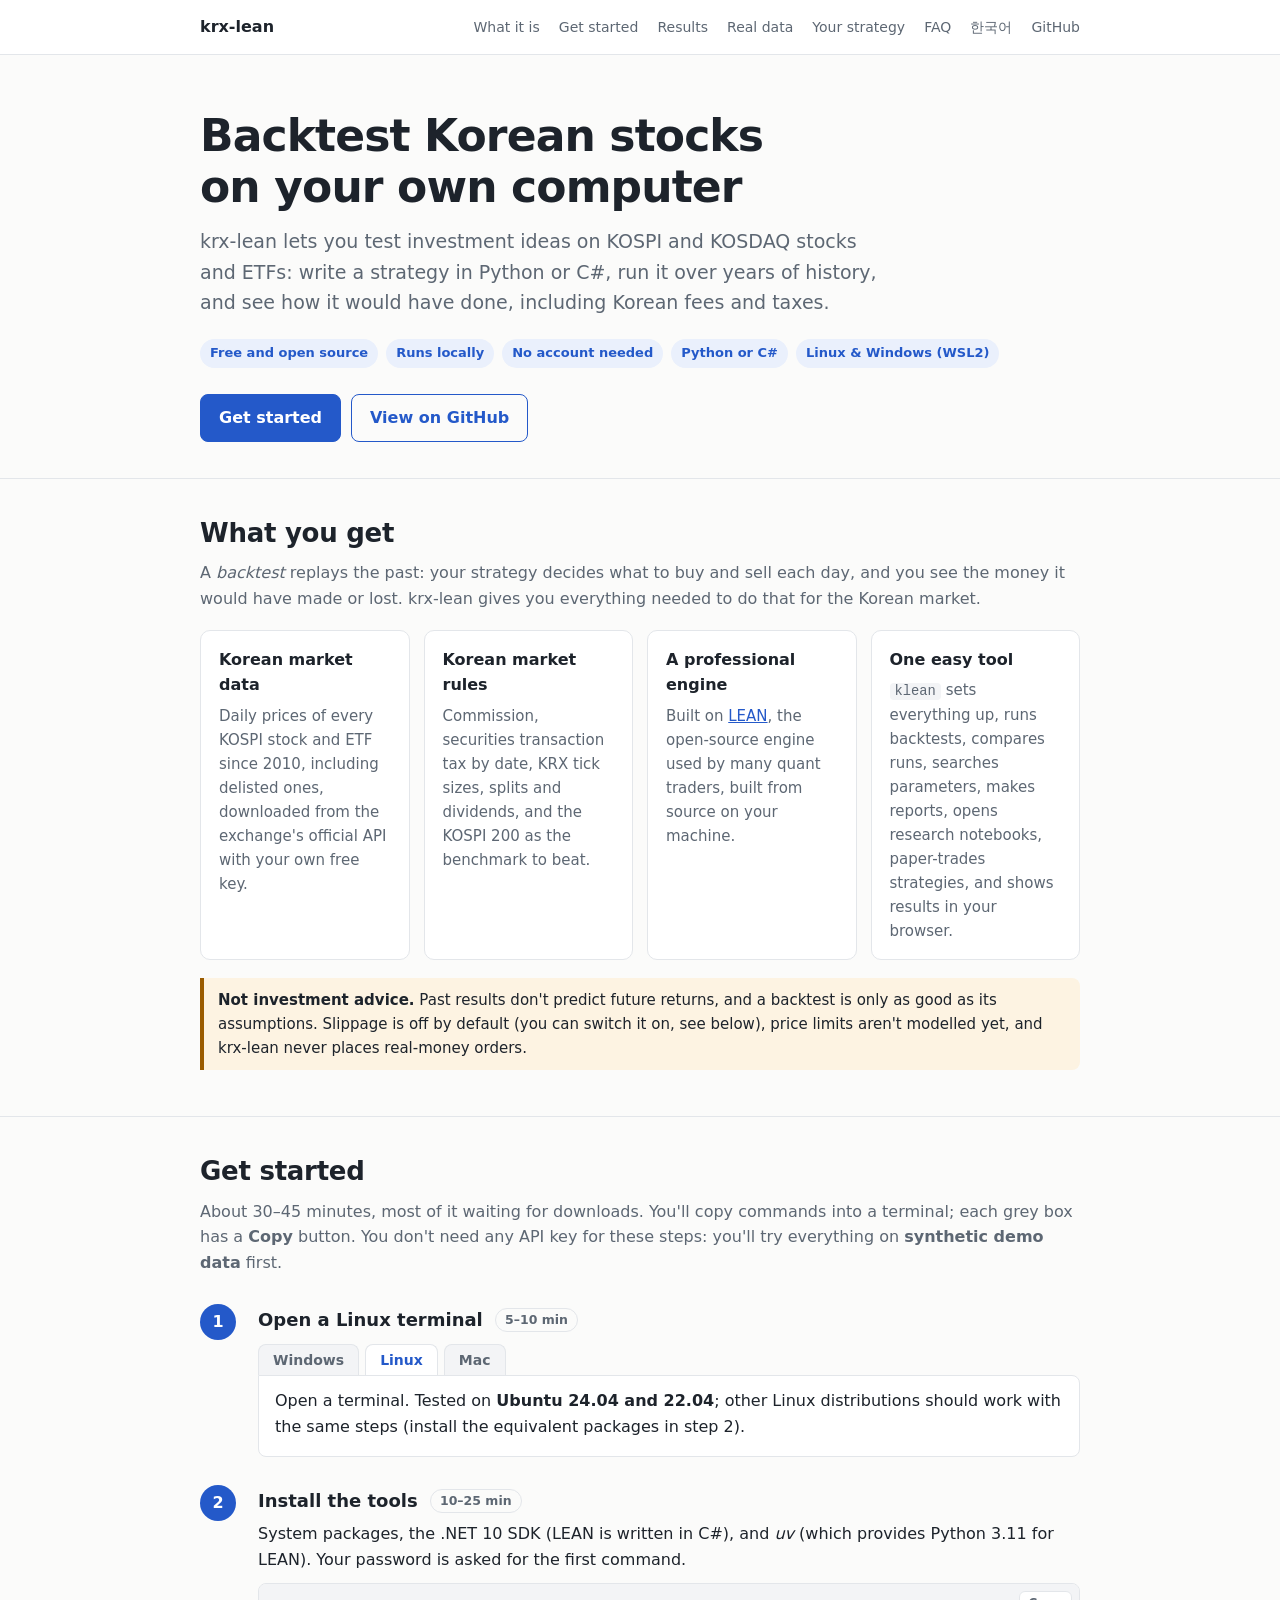
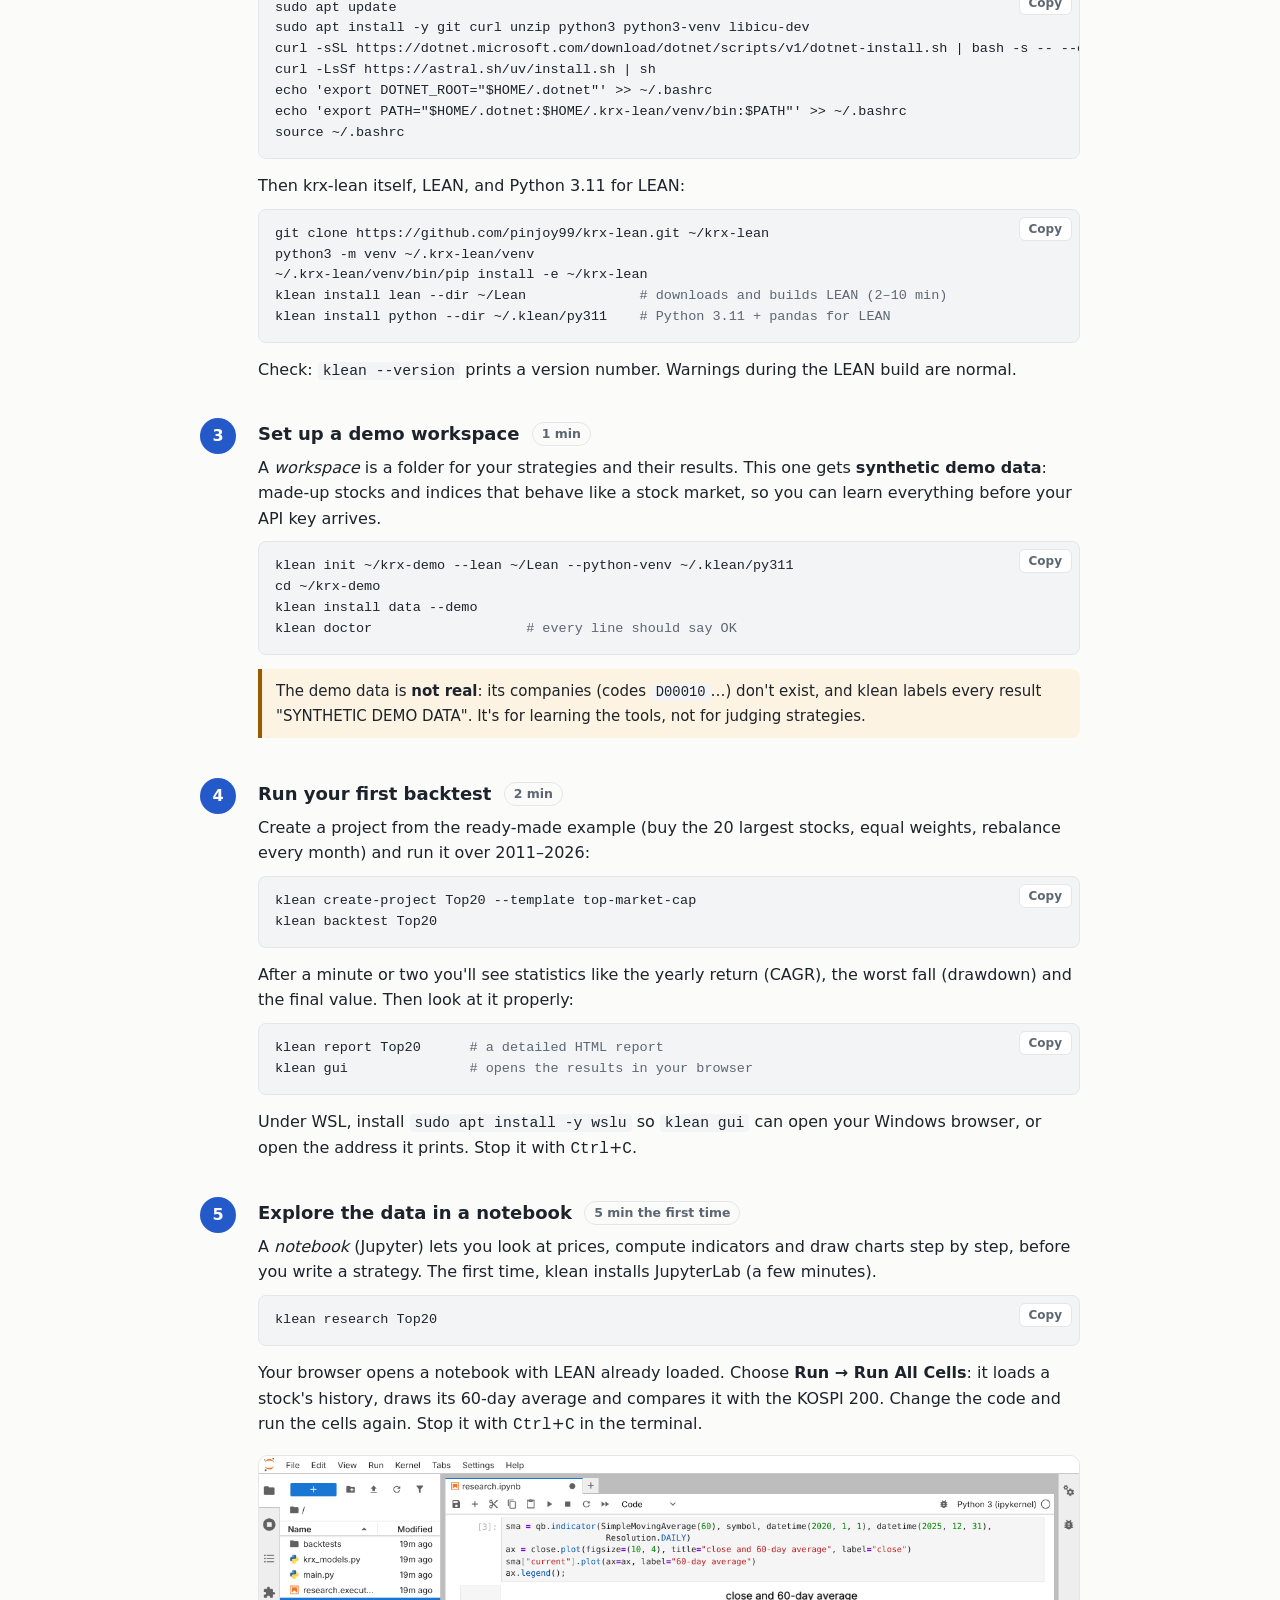
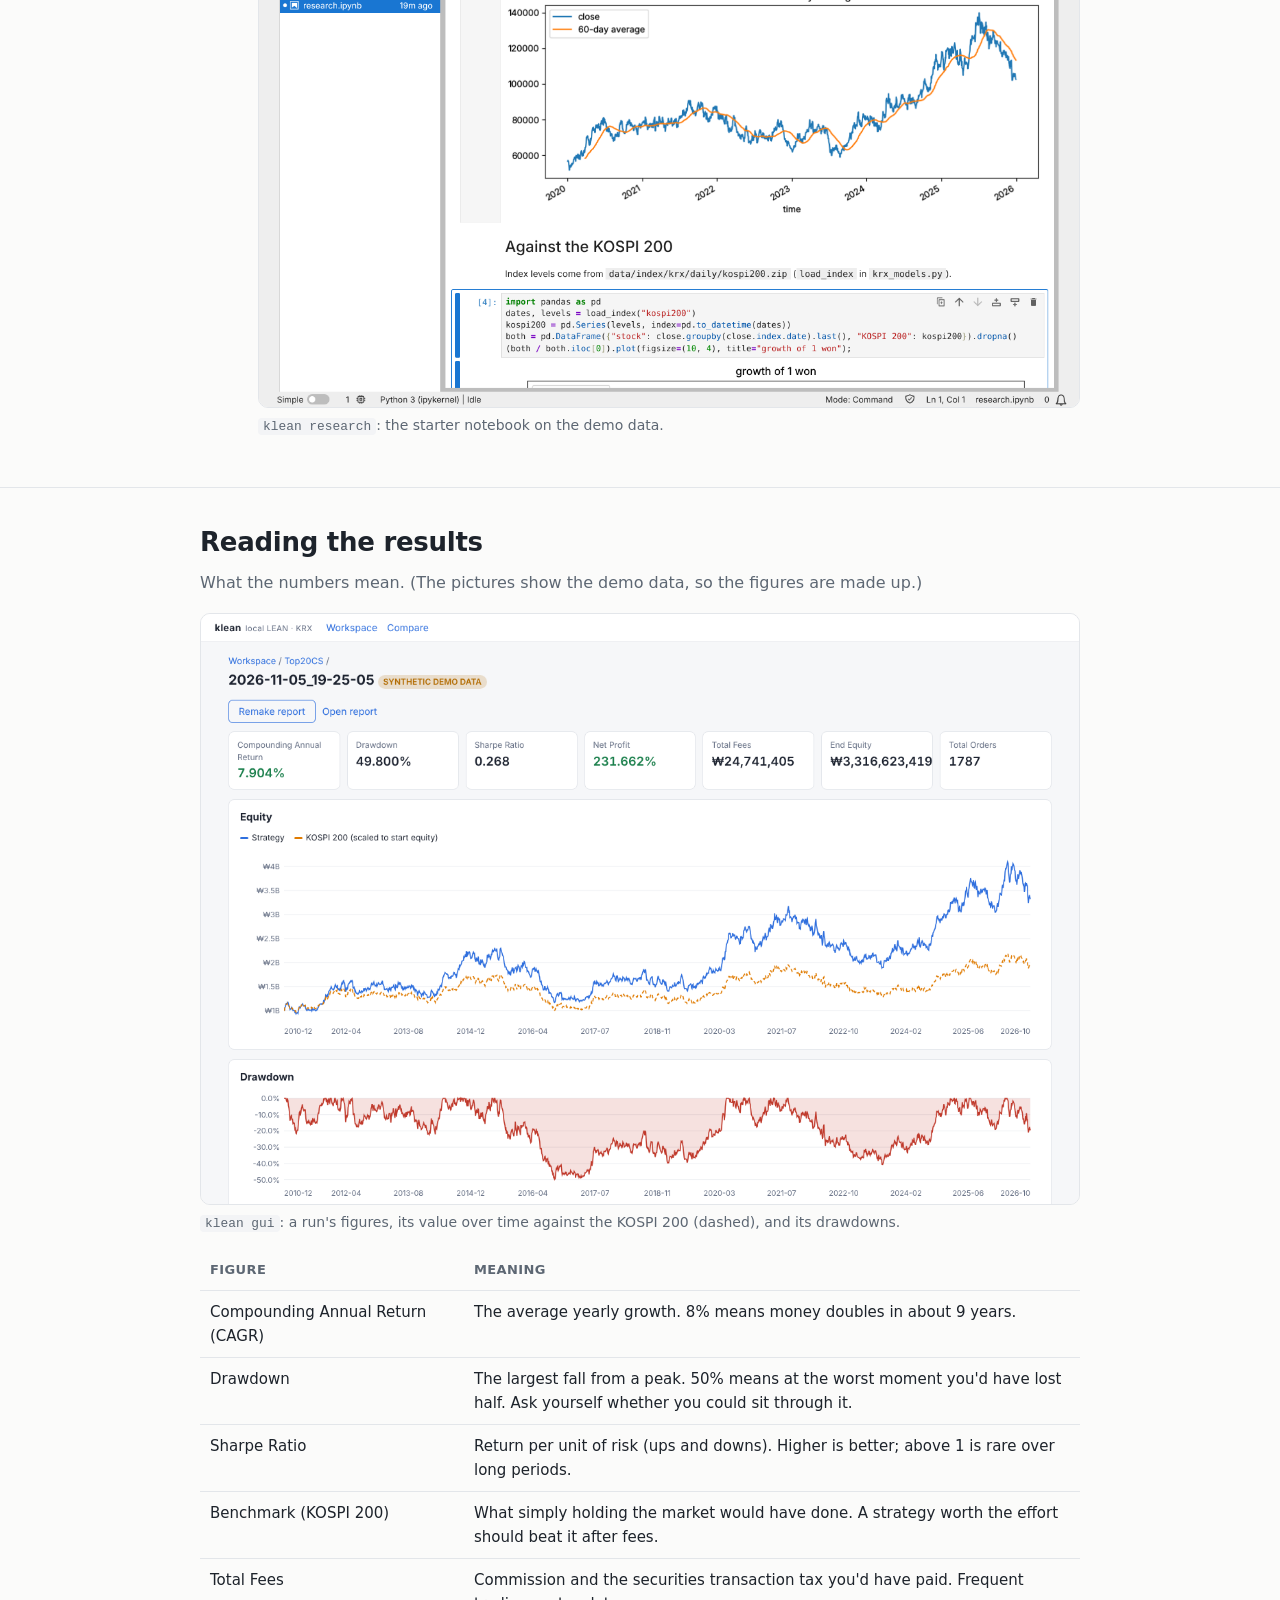
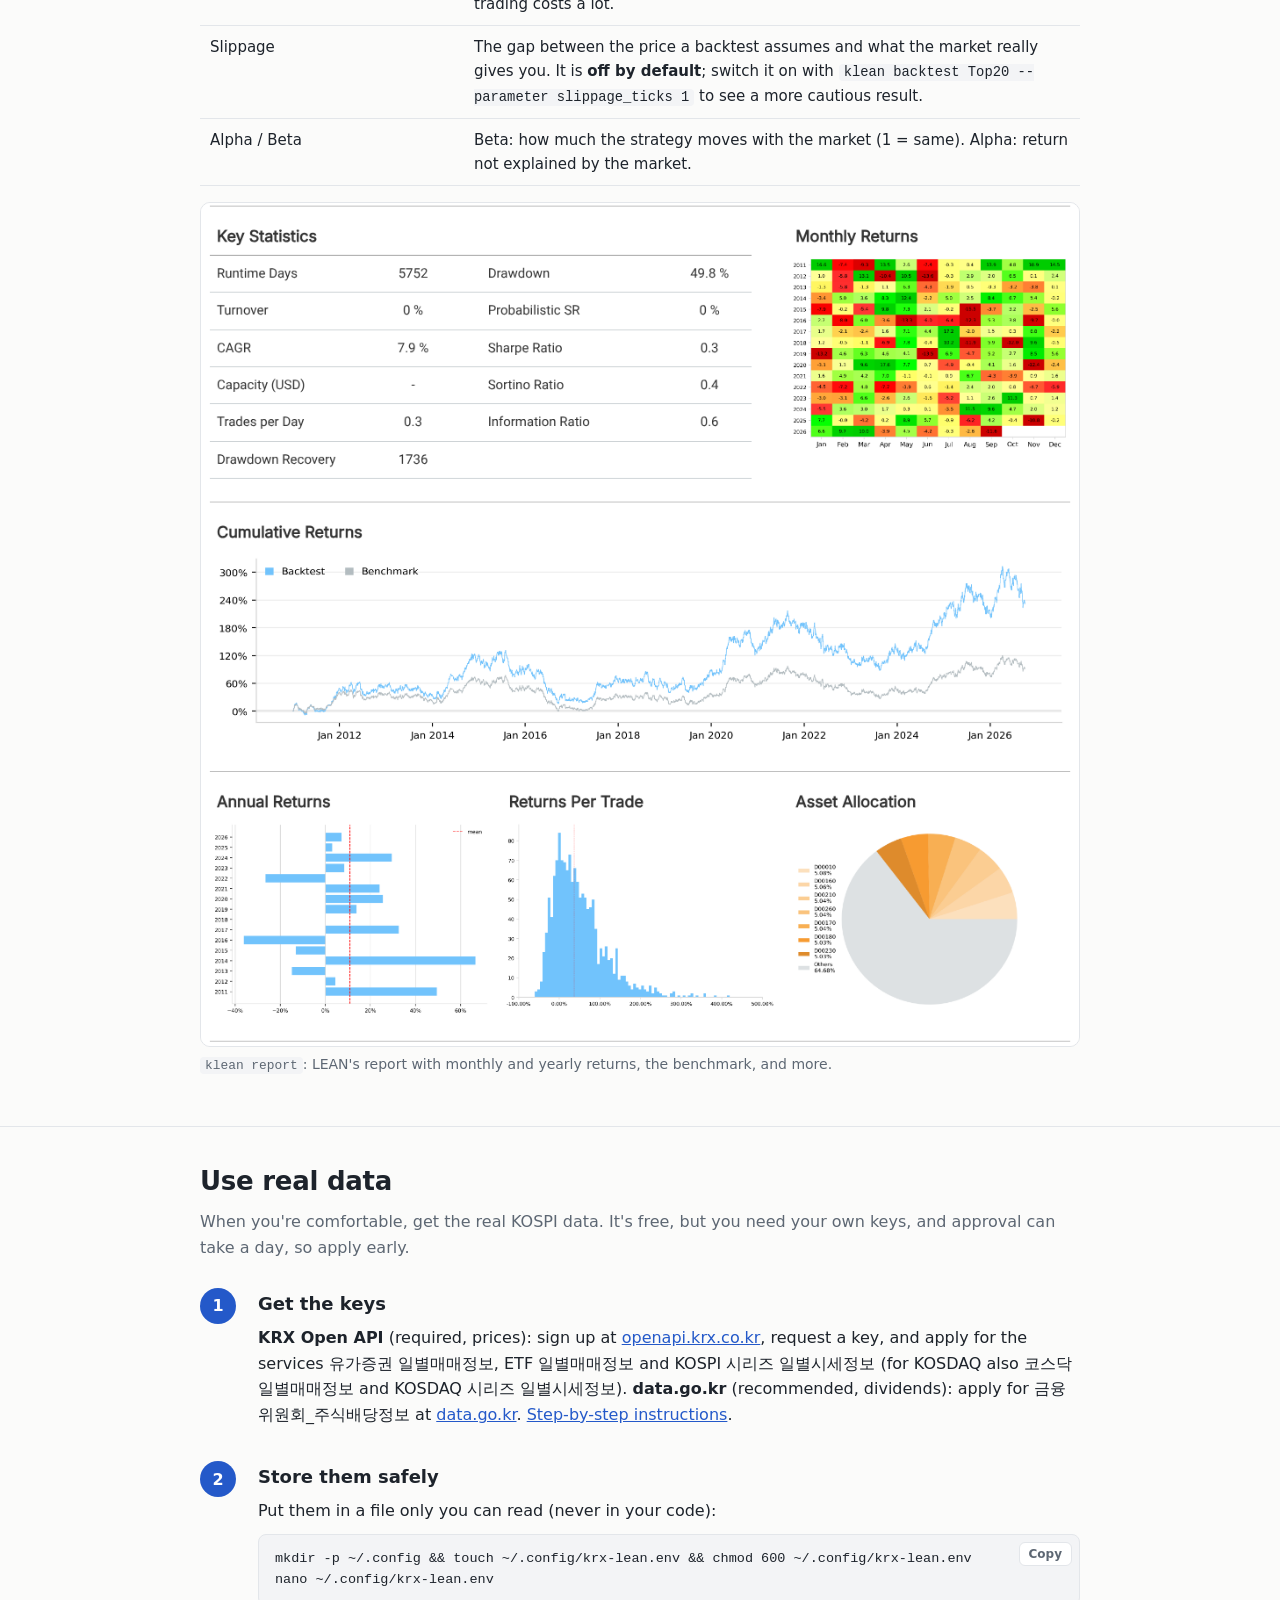
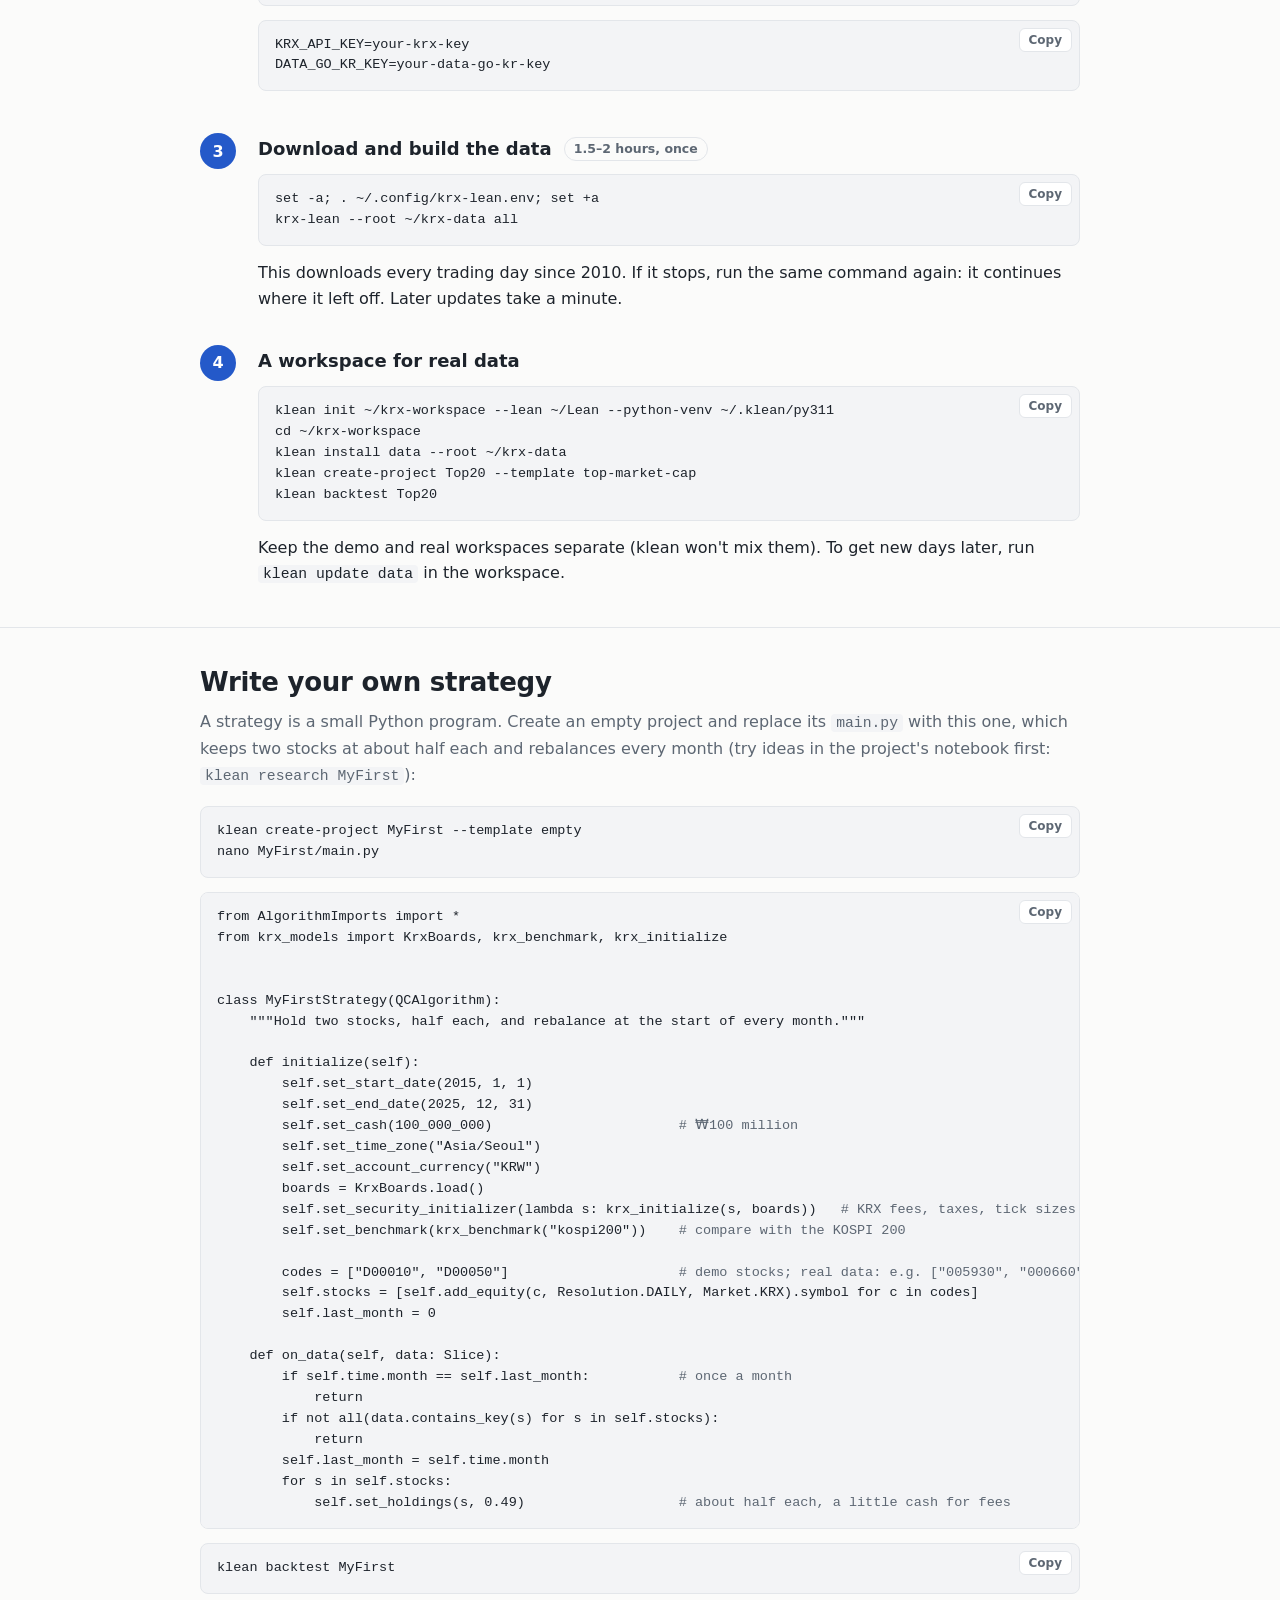
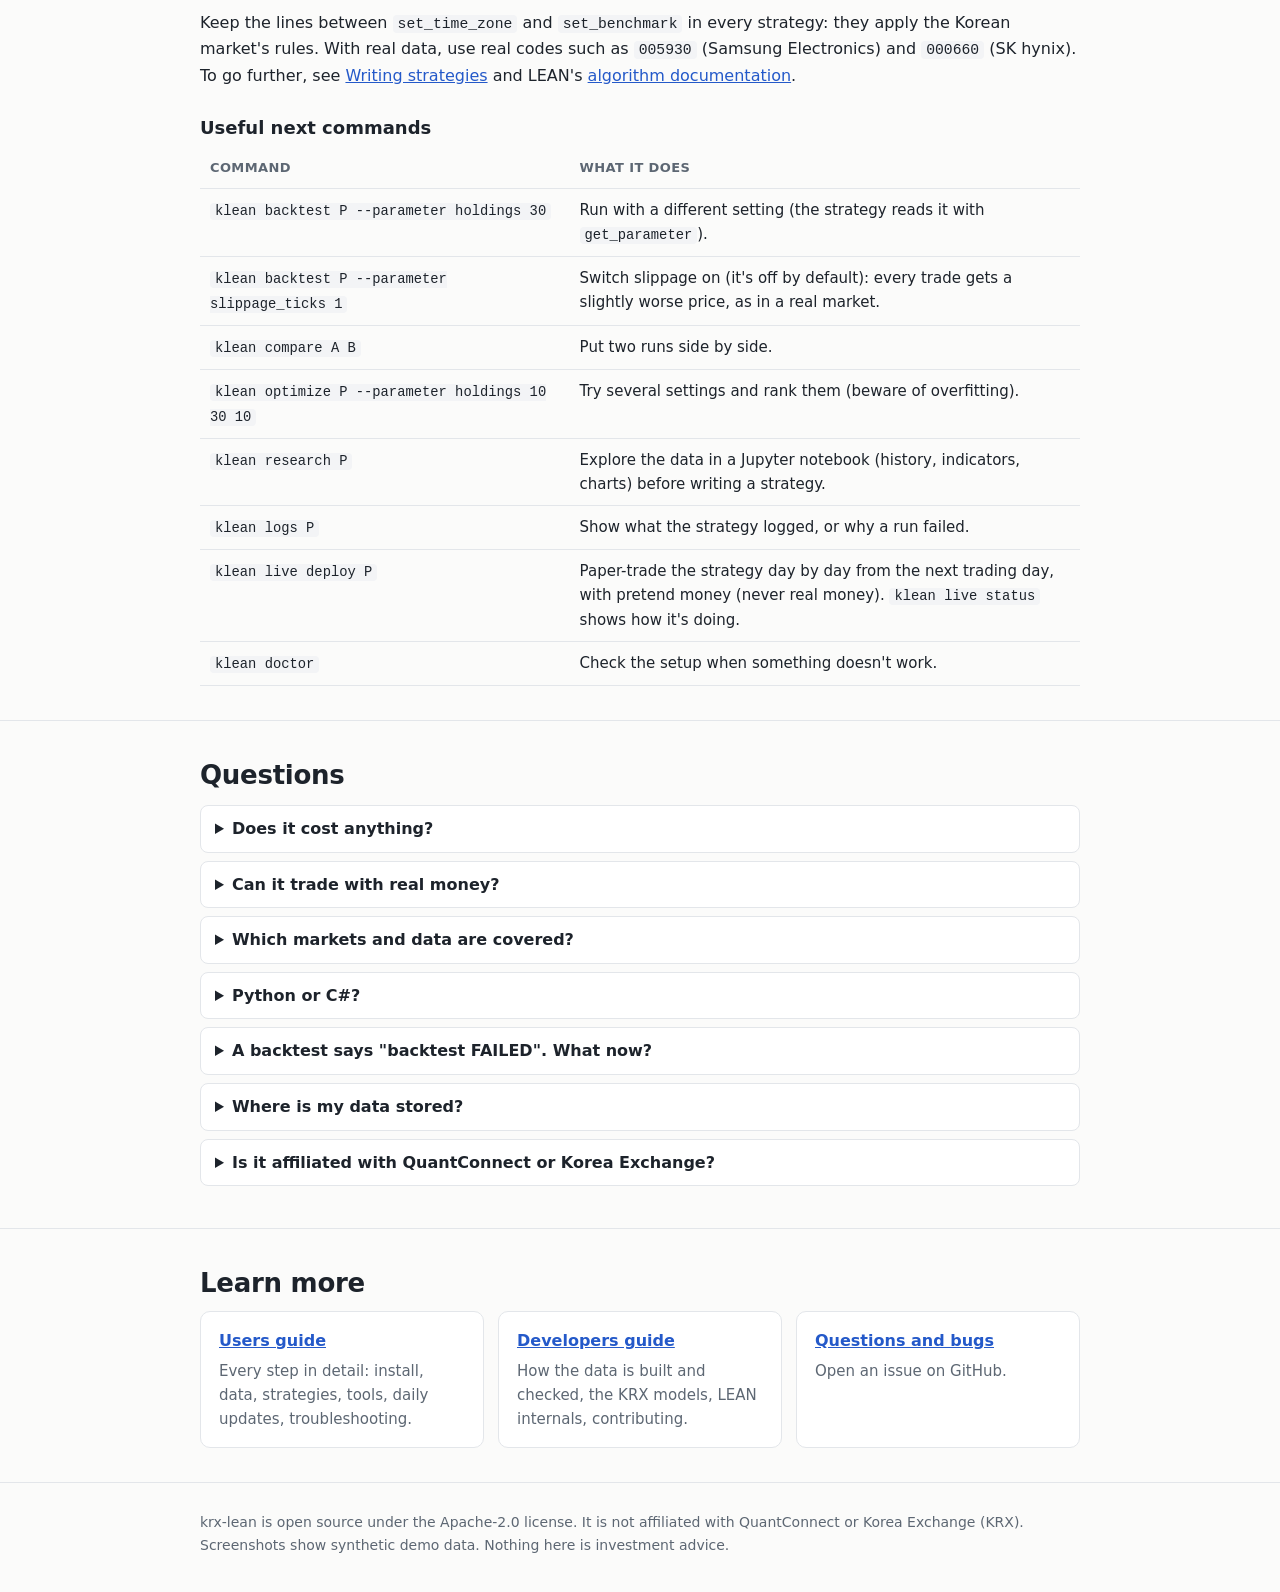
<file: docs/index.html>
<!doctype html>
<html lang="en">
<head>
<meta charset="utf-8">
<meta name="viewport" content="width=device-width, initial-scale=1">
<title>krx-lean · Backtest Korean stocks on your own computer</title>
<link rel="icon" href="data:image/svg+xml,%3Csvg xmlns='http://www.w3.org/2000/svg' viewBox='0 0 32 32'%3E%3Crect width='32' height='32' rx='7' fill='%232459c9'/%3E%3Cpath d='M7 22l6-7 5 4 7-9' stroke='white' stroke-width='3' fill='none' stroke-linecap='round' stroke-linejoin='round'/%3E%3C/svg%3E">
<meta name="description" content="A beginner's guide to krx-lean: test KOSPI stock and ETF strategies in Python or C# with the open-source LEAN engine, locally and for free.">
<style>
:root {
  --bg: #fbfbfa; --panel: #ffffff; --ink: #1d232b; --muted: #5d6773; --line: #e3e6ea;
  --accent: #2459c9; --accent-soft: #eaf0fc; --code-bg: #f3f4f6; --warn: #9a5b00; --warn-soft: #fdf3e2;
  --good: #1a7f4b; --radius: 10px;
  --mono: ui-monospace, SFMono-Regular, Menlo, Consolas, "Liberation Mono", monospace;
}
@media (prefers-color-scheme: dark) {
  :root {
    --bg: #14171b; --panel: #1b1f24; --ink: #e6e9ed; --muted: #a0a9b4; --line: #2c323a;
    --accent: #7aa2ff; --accent-soft: #1e2a42; --code-bg: #20252c; --warn: #f0b350; --warn-soft: #2e2618;
    --good: #4cc38a;
  }
}
* { box-sizing: border-box; }
html { scroll-behavior: smooth; }
body { margin: 0; background: var(--bg); color: var(--ink);
  font: 16px/1.6 system-ui, -apple-system, "Segoe UI", Roboto, "Noto Sans KR", sans-serif; }
a { color: var(--accent); }
.wrap { max-width: 920px; margin: 0 auto; padding: 0 20px; }
header.top { border-bottom: 1px solid var(--line); background: var(--panel); position: sticky; top: 0; z-index: 5; }
header.top .wrap { display: flex; align-items: center; gap: 18px; height: 54px; overflow-x: auto; white-space: nowrap; }
header.top .brand { font-weight: 700; margin-right: auto; text-decoration: none; color: var(--ink); }
header.top nav a { color: var(--muted); text-decoration: none; font-size: 14px; margin-left: 14px; }
header.top nav a:hover { color: var(--accent); }
.hero { padding-top: 56px; padding-bottom: 36px; }
.hero h1 { font-size: clamp(30px, 5vw, 44px); line-height: 1.15; margin: 0 0 14px; letter-spacing: -0.02em; }
.hero p.lead { font-size: 19px; color: var(--muted); max-width: 680px; margin: 0 0 22px; }
.pills { display: flex; flex-wrap: wrap; gap: 8px; margin-bottom: 26px; }
.pill { font-size: 13px; padding: 4px 10px; border-radius: 999px; background: var(--accent-soft); color: var(--accent); font-weight: 600; }
.btns { display: flex; flex-wrap: wrap; gap: 10px; }
.btn { display: inline-block; padding: 10px 18px; border-radius: 8px; font-weight: 600; text-decoration: none; border: 1px solid var(--accent); }
.btn.primary { background: var(--accent); color: #fff; }
.btn.secondary { color: var(--accent); background: transparent; }
section { padding: 34px 0; border-top: 1px solid var(--line); }
section, .hero { scroll-margin-top: 60px; }
h2 { font-size: 26px; margin: 0 0 6px; letter-spacing: -0.01em; }
h3 { font-size: 18px; margin: 26px 0 6px; }
.sub { color: var(--muted); margin: 0 0 18px; }
.grid { display: grid; grid-template-columns: repeat(auto-fit, minmax(200px, 1fr)); gap: 14px; }
.card { background: var(--panel); border: 1px solid var(--line); border-radius: var(--radius); padding: 16px 18px; }
.card h3 { margin: 0 0 6px; font-size: 16px; }
.card p { margin: 0; color: var(--muted); font-size: 15px; }
.step { display: grid; grid-template-columns: 44px 1fr; gap: 14px; margin-top: 26px; }
.step .num { width: 36px; height: 36px; border-radius: 50%; background: var(--accent); color: #fff; font-weight: 700;
  display: grid; place-items: center; margin-top: 2px; }
.step > div { min-width: 0; }
.step h3 { margin: 4px 0 6px; }
.step p { margin: 6px 0; }
.code { position: relative; margin: 10px 0 14px; }
pre { margin: 0; background: var(--code-bg); border: 1px solid var(--line); border-radius: 8px; padding: 14px 16px;
  overflow-x: auto; font: 13.5px/1.55 var(--mono); }
code { font-family: var(--mono); font-size: 0.92em; background: var(--code-bg); padding: 1px 5px; border-radius: 4px; }
pre code { background: none; padding: 0; font-size: inherit; }
pre .c { color: var(--muted); }
.copy { position: absolute; top: 8px; right: 8px; font: 600 12px system-ui, sans-serif; padding: 4px 9px; border-radius: 6px;
  border: 1px solid var(--line); background: var(--panel); color: var(--muted); cursor: pointer; }
.copy:hover { color: var(--accent); border-color: var(--accent); }
.note { border-left: 4px solid var(--accent); background: var(--accent-soft); padding: 10px 14px; border-radius: 0 8px 8px 0; margin: 12px 0; font-size: 15px; }
.note.warn { border-color: var(--warn); background: var(--warn-soft); }
.time { display: inline-block; font-size: 12.5px; font-weight: 600; color: var(--muted); border: 1px solid var(--line);
  border-radius: 999px; padding: 1px 9px; margin-left: 6px; vertical-align: 2px; }
figure { margin: 16px 0; }
figure img { width: 100%; height: auto; border: 1px solid var(--line); border-radius: var(--radius); display: block; background: #fff; }
figcaption { color: var(--muted); font-size: 14px; margin-top: 6px; }
table { width: 100%; border-collapse: collapse; font-size: 15px; }
td code { overflow-wrap: anywhere; }
th, td { text-align: left; padding: 9px 10px; border-bottom: 1px solid var(--line); vertical-align: top; }
th { color: var(--muted); font-weight: 600; font-size: 13px; text-transform: uppercase; letter-spacing: 0.03em; }
details { background: var(--panel); border: 1px solid var(--line); border-radius: 8px; padding: 10px 14px; margin: 8px 0; }
details summary { cursor: pointer; font-weight: 600; }
details p { margin: 8px 0 2px; color: var(--muted); }
.tabs { display: flex; gap: 6px; margin: 10px 0 0; flex-wrap: wrap; }
.tabs button { font: 600 14px system-ui, sans-serif; padding: 7px 14px; border-radius: 8px 8px 0 0; border: 1px solid var(--line);
  border-bottom: none; background: var(--code-bg); color: var(--muted); cursor: pointer; }
.tabs button[aria-selected="true"] { background: var(--panel); color: var(--accent); }
.tabpanel { border: 1px solid var(--line); border-radius: 0 8px 8px 8px; background: var(--panel); padding: 6px 16px 10px; }
.tabpanel[hidden] { display: none; }
footer { border-top: 1px solid var(--line); padding: 28px 0 40px; color: var(--muted); font-size: 14px; }
@media (max-width: 560px) {
  .step { grid-template-columns: 1fr; gap: 4px; }
  header.top nav a { margin-left: 8px; }
}
</style>
</head>
<body>

<header class="top">
  <div class="wrap">
    <a class="brand" href="#">krx-lean</a>
    <nav>
      <a href="#what">What it is</a>
      <a href="#start">Get started</a>
      <a href="#results">Results</a>
      <a href="#real-data">Real data</a>
      <a href="#strategy">Your strategy</a>
      <a href="#faq">FAQ</a>
      <a href="ko/" lang="ko">한국어</a>
      <a href="https://github.com/pinjoy99/krx-lean">GitHub</a>
    </nav>
  </div>
</header>

<main>
<div class="hero wrap">
  <h1>Backtest Korean stocks<br>on your own computer</h1>
  <p class="lead">krx-lean lets you test investment ideas on KOSPI and KOSDAQ stocks and ETFs: write a strategy in
    Python or C#, run it over years of history, and see how it would have done, including Korean fees and taxes.</p>
  <div class="pills">
    <span class="pill">Free and open source</span>
    <span class="pill">Runs locally</span>
    <span class="pill">No account needed</span>
    <span class="pill">Python or C#</span>
    <span class="pill">Linux &amp; Windows (WSL2)</span>
  </div>
  <div class="btns">
    <a class="btn primary" href="#start">Get started</a>
    <a class="btn secondary" href="https://github.com/pinjoy99/krx-lean">View on GitHub</a>
  </div>
</div>

<section id="what">
  <div class="wrap">
    <h2>What you get</h2>
    <p class="sub">A <em>backtest</em> replays the past: your strategy decides what to buy and sell each day, and you see
      the money it would have made or lost. krx-lean gives you everything needed to do that for the Korean market.</p>
    <div class="grid">
      <div class="card"><h3>Korean market data</h3><p>Daily prices of every KOSPI stock and ETF since 2010, including
        delisted ones, downloaded from the exchange's official API with your own free key.</p></div>
      <div class="card"><h3>Korean market rules</h3><p>Commission, securities transaction tax by date, KRX tick sizes,
        splits and dividends, and the KOSPI 200 as the benchmark to beat.</p></div>
      <div class="card"><h3>A professional engine</h3><p>Built on <a href="https://github.com/QuantConnect/Lean">LEAN</a>,
        the open-source engine used by many quant traders, built from source on your machine.</p></div>
      <div class="card"><h3>One easy tool</h3><p><code>klean</code> sets everything up, runs backtests, compares runs,
        searches parameters, makes reports, opens research notebooks, paper-trades strategies, and shows results in your browser.</p></div>
    </div>
    <div class="note warn" style="margin-top:18px"><strong>Not investment advice.</strong> Past results don't
      predict future returns, and a backtest is only as good as its assumptions. Slippage is off by default (you can
      switch it on, see below), price limits aren't modelled yet, and krx-lean never places real-money orders.</div>
  </div>
</section>

<section id="start">
  <div class="wrap">
    <h2>Get started</h2>
    <p class="sub">About 30–45 minutes, most of it waiting for downloads. You'll copy commands into a terminal; each
      grey box has a <strong>Copy</strong> button. You don't need any API key for these steps: you'll try everything
      on <strong>synthetic demo data</strong> first.</p>

    <div class="step">
      <div class="num">1</div>
      <div>
        <h3>Open a Linux terminal <span class="time">5–10 min</span></h3>
        <div class="tabs" role="tablist">
          <button role="tab" aria-selected="true" aria-controls="tab-win" id="b-win">Windows</button>
          <button role="tab" aria-selected="false" aria-controls="tab-linux" id="b-linux">Linux</button>
          <button role="tab" aria-selected="false" aria-controls="tab-mac" id="b-mac">Mac</button>
        </div>
        <div class="tabpanel" role="tabpanel" id="tab-win" aria-labelledby="b-win">
          <p>krx-lean runs on Linux. Windows 10/11 can run Linux inside it with <strong>WSL2</strong>. Open
            <em>PowerShell as Administrator</em> (right-click the Start button → Terminal (Admin)) and run:</p>
          <div class="code"><pre><code>wsl --install -d Ubuntu-24.04</code></pre></div>
          <p>Restart when asked, then open <strong>Ubuntu</strong> from the Start menu and choose a user name and
            password. That window is your terminal for everything below. Keep your files in Ubuntu's home folder
            (<code>~</code>), not under <code>/mnt/c</code>, which is much slower.</p>
        </div>
        <div class="tabpanel" role="tabpanel" id="tab-linux" aria-labelledby="b-linux" hidden>
          <p>Open a terminal. Tested on <strong>Ubuntu 24.04 and 22.04</strong>; other Linux distributions should
            work with the same steps (install the equivalent packages in step 2).</p>
        </div>
        <div class="tabpanel" role="tabpanel" id="tab-mac" aria-labelledby="b-mac" hidden>
          <p>macOS on Apple Silicon is <strong>experimental</strong>: it passes our automated checks, but nobody has
            followed the steps by hand yet. Use the
            <a href="https://github.com/pinjoy99/krx-lean/blob/main/docs/user/1-install.md#macos">macOS install steps</a>
            in place of step 2, then continue with step 3. For a tested setup, use Linux or a Windows PC with WSL2.</p>
        </div>
      </div>
    </div>

    <div class="step">
      <div class="num">2</div>
      <div>
        <h3>Install the tools <span class="time">10–25 min</span></h3>
        <p>System packages, the .NET 10 SDK (LEAN is written in C#), and <em>uv</em> (which provides Python 3.11 for
          LEAN). Your password is asked for the first command.</p>
        <div class="code"><pre><code>sudo apt update
sudo apt install -y git curl unzip python3 python3-venv libicu-dev
curl -sSL https://dotnet.microsoft.com/download/dotnet/scripts/v1/dotnet-install.sh | bash -s -- --channel 10.0
curl -LsSf https://astral.sh/uv/install.sh | sh
echo 'export DOTNET_ROOT="$HOME/.dotnet"' &gt;&gt; ~/.bashrc
echo 'export PATH="$HOME/.dotnet:$HOME/.krx-lean/venv/bin:$PATH"' &gt;&gt; ~/.bashrc
source ~/.bashrc</code></pre></div>
        <p>Then krx-lean itself, LEAN, and Python 3.11 for LEAN:</p>
        <div class="code"><pre><code>git clone https://github.com/pinjoy99/krx-lean.git ~/krx-lean
python3 -m venv ~/.krx-lean/venv
~/.krx-lean/venv/bin/pip install -e ~/krx-lean
klean install lean --dir ~/Lean              <span class="c"># downloads and builds LEAN (2–10 min)</span>
klean install python --dir ~/.klean/py311    <span class="c"># Python 3.11 + pandas for LEAN</span></code></pre></div>
        <p>Check: <code>klean --version</code> prints a version number. Warnings during the LEAN build are normal.</p>
      </div>
    </div>

    <div class="step">
      <div class="num">3</div>
      <div>
        <h3>Set up a demo workspace <span class="time">1 min</span></h3>
        <p>A <em>workspace</em> is a folder for your strategies and their results. This one gets
          <strong>synthetic demo data</strong>: made-up stocks and indices that behave like a stock market, so you can
          learn everything before your API key arrives.</p>
        <div class="code"><pre><code>klean init ~/krx-demo --lean ~/Lean --python-venv ~/.klean/py311
cd ~/krx-demo
klean install data --demo
klean doctor                   <span class="c"># every line should say OK</span></code></pre></div>
        <div class="note warn">The demo data is <strong>not real</strong>: its companies (codes <code>D00010</code>…)
          don't exist, and klean labels every result "SYNTHETIC DEMO DATA". It's for learning the tools, not for
          judging strategies.</div>
      </div>
    </div>

    <div class="step">
      <div class="num">4</div>
      <div>
        <h3>Run your first backtest <span class="time">2 min</span></h3>
        <p>Create a project from the ready-made example (buy the 20 largest stocks, equal weights, rebalance every
          month) and run it over 2011–2026:</p>
        <div class="code"><pre><code>klean create-project Top20 --template top-market-cap
klean backtest Top20</code></pre></div>
        <p>After a minute or two you'll see statistics like the yearly return (CAGR), the worst fall (drawdown) and
          the final value. Then look at it properly:</p>
        <div class="code"><pre><code>klean report Top20      <span class="c"># a detailed HTML report</span>
klean gui               <span class="c"># opens the results in your browser</span></code></pre></div>
        <p>Under WSL, install <code>sudo apt install -y wslu</code> so <code>klean gui</code> can open your Windows
          browser, or open the address it prints. Stop it with <kbd>Ctrl</kbd>+<kbd>C</kbd>.</p>
      </div>
    </div>

    <div class="step">
      <div class="num">5</div>
      <div>
        <h3>Explore the data in a notebook <span class="time">5 min the first time</span></h3>
        <p>A <em>notebook</em> (Jupyter) lets you look at prices, compute indicators and draw charts step by step,
          before you write a strategy. The first time, klean installs JupyterLab (a few minutes).</p>
        <div class="code"><pre><code>klean research Top20</code></pre></div>
        <p>Your browser opens a notebook with LEAN already loaded. Choose <strong>Run → Run All Cells</strong>: it
          loads a stock's history, draws its 60-day average and compares it with the KOSPI 200. Change the code and run
          the cells again. Stop it with <kbd>Ctrl</kbd>+<kbd>C</kbd> in the terminal.</p>
        <figure>
          <img src="assets/research.png" width="1280" height="860" loading="lazy"
               alt="JupyterLab with the starter research notebook: code that loads a stock's daily history and a 60-day moving average, and the resulting chart">
          <figcaption><code>klean research</code>: the starter notebook on the demo data.</figcaption>
        </figure>
      </div>
    </div>
  </div>
</section>

<section id="results">
  <div class="wrap">
    <h2>Reading the results</h2>
    <p class="sub">What the numbers mean. (The pictures show the demo data, so the figures are made up.)</p>
    <figure>
      <img src="assets/gui-run.png" width="1280" height="860" loading="lazy"
           alt="klean's browser view of a backtest: summary figures, the strategy's equity curve against the KOSPI 200, and the drawdown chart">
      <figcaption><code>klean gui</code>: a run's figures, its value over time against the KOSPI 200 (dashed), and its drawdowns.</figcaption>
    </figure>
    <table>
      <tr><th style="width:30%">Figure</th><th>Meaning</th></tr>
      <tr><td>Compounding Annual Return (CAGR)</td><td>The average yearly growth. 8% means money doubles in about 9 years.</td></tr>
      <tr><td>Drawdown</td><td>The largest fall from a peak. 50% means at the worst moment you'd have lost half. Ask yourself whether you could sit through it.</td></tr>
      <tr><td>Sharpe Ratio</td><td>Return per unit of risk (ups and downs). Higher is better; above 1 is rare over long periods.</td></tr>
      <tr><td>Benchmark (KOSPI 200)</td><td>What simply holding the market would have done. A strategy worth the effort should beat it after fees.</td></tr>
      <tr><td>Total Fees</td><td>Commission and the securities transaction tax you'd have paid. Frequent trading costs a lot.</td></tr>
      <tr><td>Slippage</td><td>The gap between the price a backtest assumes and what the market really gives you. It is <strong>off by default</strong>; switch it on with <code>klean backtest Top20 --parameter slippage_ticks 1</code> to see a more cautious result.</td></tr>
      <tr><td>Alpha / Beta</td><td>Beta: how much the strategy moves with the market (1 = same). Alpha: return not explained by the market.</td></tr>
    </table>
    <figure>
      <img src="assets/report.png" width="1000" height="960" loading="lazy"
           alt="A page of LEAN's strategy report: key statistics, monthly returns heat map, cumulative returns against the benchmark, annual returns, returns per trade and asset allocation">
      <figcaption><code>klean report</code>: LEAN's report with monthly and yearly returns, the benchmark, and more.</figcaption>
    </figure>
  </div>
</section>

<section id="real-data">
  <div class="wrap">
    <h2>Use real data</h2>
    <p class="sub">When you're comfortable, get the real KOSPI data. It's free, but you need your own keys, and
      approval can take a day, so apply early.</p>

    <div class="step">
      <div class="num">1</div>
      <div>
        <h3>Get the keys</h3>
        <p><strong>KRX Open API</strong> (required, prices): sign up at
          <a href="https://openapi.krx.co.kr/">openapi.krx.co.kr</a>, request a key, and apply for the services
          유가증권 일별매매정보, ETF 일별매매정보 and KOSPI 시리즈 일별시세정보 (for KOSDAQ also 코스닥 일별매매정보
          and KOSDAQ 시리즈 일별시세정보).
          <strong>data.go.kr</strong> (recommended, dividends): apply for 금융위원회_주식배당정보 at
          <a href="https://www.data.go.kr/data/15043284/openapi.do">data.go.kr</a>.
          <a href="https://github.com/pinjoy99/krx-lean/blob/main/docs/user/2-data.md">Step-by-step instructions</a>.</p>
      </div>
    </div>
    <div class="step">
      <div class="num">2</div>
      <div>
        <h3>Store them safely</h3>
        <p>Put them in a file only you can read (never in your code):</p>
        <div class="code"><pre><code>mkdir -p ~/.config &amp;&amp; touch ~/.config/krx-lean.env &amp;&amp; chmod 600 ~/.config/krx-lean.env
nano ~/.config/krx-lean.env</code></pre></div>
        <div class="code"><pre><code>KRX_API_KEY=your-krx-key
DATA_GO_KR_KEY=your-data-go-kr-key</code></pre></div>
      </div>
    </div>
    <div class="step">
      <div class="num">3</div>
      <div>
        <h3>Download and build the data <span class="time">1.5–2 hours, once</span></h3>
        <div class="code"><pre><code>set -a; . ~/.config/krx-lean.env; set +a
krx-lean --root ~/krx-data all</code></pre></div>
        <p>This downloads every trading day since 2010. If it stops, run the same command again: it continues where it
          left off. Later updates take a minute.</p>
      </div>
    </div>
    <div class="step">
      <div class="num">4</div>
      <div>
        <h3>A workspace for real data</h3>
        <div class="code"><pre><code>klean init ~/krx-workspace --lean ~/Lean --python-venv ~/.klean/py311
cd ~/krx-workspace
klean install data --root ~/krx-data
klean create-project Top20 --template top-market-cap
klean backtest Top20</code></pre></div>
        <p>Keep the demo and real workspaces separate (klean won't mix them). To get new days later, run
          <code>klean update data</code> in the workspace.</p>
      </div>
    </div>
  </div>
</section>

<section id="strategy">
  <div class="wrap">
    <h2>Write your own strategy</h2>
    <p class="sub">A strategy is a small Python program. Create an empty project and replace its <code>main.py</code>
      with this one, which keeps two stocks at about half each and rebalances every month (try ideas in the
      project's notebook first: <code>klean research MyFirst</code>):</p>
    <div class="code"><pre><code>klean create-project MyFirst --template empty
nano MyFirst/main.py</code></pre></div>
    <div class="code"><pre><code>from AlgorithmImports import *
from krx_models import KrxBoards, krx_benchmark, krx_initialize


class MyFirstStrategy(QCAlgorithm):
    """Hold two stocks, half each, and rebalance at the start of every month."""

    def initialize(self):
        self.set_start_date(2015, 1, 1)
        self.set_end_date(2025, 12, 31)
        self.set_cash(100_000_000)                       <span class="c"># ₩100 million</span>
        self.set_time_zone("Asia/Seoul")
        self.set_account_currency("KRW")
        boards = KrxBoards.load()
        self.set_security_initializer(lambda s: krx_initialize(s, boards))   <span class="c"># KRX fees, taxes, tick sizes</span>
        self.set_benchmark(krx_benchmark("kospi200"))    <span class="c"># compare with the KOSPI 200</span>

        codes = ["D00010", "D00050"]                     <span class="c"># demo stocks; real data: e.g. ["005930", "000660"]</span>
        self.stocks = [self.add_equity(c, Resolution.DAILY, Market.KRX).symbol for c in codes]
        self.last_month = 0

    def on_data(self, data: Slice):
        if self.time.month == self.last_month:           <span class="c"># once a month</span>
            return
        if not all(data.contains_key(s) for s in self.stocks):
            return
        self.last_month = self.time.month
        for s in self.stocks:
            self.set_holdings(s, 0.49)                   <span class="c"># about half each, a little cash for fees</span></code></pre></div>
    <div class="code"><pre><code>klean backtest MyFirst</code></pre></div>
    <p>Keep the lines between <code>set_time_zone</code> and <code>set_benchmark</code> in every strategy: they apply the
      Korean market's rules. With real data, use real codes such as <code>005930</code> (Samsung Electronics) and
      <code>000660</code> (SK hynix). To go further, see
      <a href="https://github.com/pinjoy99/krx-lean/blob/main/docs/user/4-strategies.md">Writing strategies</a> and
      LEAN's <a href="https://www.quantconnect.com/docs/v2/writing-algorithms">algorithm documentation</a>.</p>

    <h3>Useful next commands</h3>
    <table>
      <tr><th style="width:42%">Command</th><th>What it does</th></tr>
      <tr><td><code>klean backtest P --parameter holdings 30</code></td><td>Run with a different setting (the strategy reads it with <code>get_parameter</code>).</td></tr>
      <tr><td><code>klean backtest P --parameter slippage_ticks 1</code></td><td>Switch slippage on (it's off by default): every trade gets a slightly worse price, as in a real market.</td></tr>
      <tr><td><code>klean compare A B</code></td><td>Put two runs side by side.</td></tr>
      <tr><td><code>klean optimize P --parameter holdings 10 30 10</code></td><td>Try several settings and rank them (beware of overfitting).</td></tr>
      <tr><td><code>klean research P</code></td><td>Explore the data in a Jupyter notebook (history, indicators, charts) before writing a strategy.</td></tr>
      <tr><td><code>klean logs P</code></td><td>Show what the strategy logged, or why a run failed.</td></tr>
      <tr><td><code>klean live deploy P</code></td><td>Paper-trade the strategy day by day from the next trading day, with pretend money (never real money). <code>klean live status</code> shows how it's doing.</td></tr>
      <tr><td><code>klean doctor</code></td><td>Check the setup when something doesn't work.</td></tr>
    </table>
  </div>
</section>

<section id="faq">
  <div class="wrap">
    <h2>Questions</h2>
    <details><summary>Does it cost anything?</summary>
      <p>No. krx-lean, LEAN and the data APIs are free. You don't need a QuantConnect account or subscription.</p></details>
    <details><summary>Can it trade with real money?</summary>
      <p>No. krx-lean is for research and paper trading only. Once a strategy works on history,
        <code>klean live deploy</code> can paper-trade it day by day, with pretend money on klean's own paper broker or on a
        Korea Investment 모의투자 (paper trading) account. It never places real-money orders.</p></details>
    <details><summary>Which markets and data are covered?</summary>
      <p>KOSPI stocks, ETFs and KOSDAQ stocks (KOSDAQ needs three more service approvals on your KRX key), daily prices from 2010. KONEX and intraday (minute) data aren't covered yet.</p></details>
    <details><summary>Python or C#?</summary>
      <p>Either: they give identical results. Python is easier to start with; C# runs several times faster, which helps
        with long tests and optimizations.</p></details>
    <details><summary>A backtest says "backtest FAILED". What now?</summary>
      <p>klean prints the error from your strategy right below it, often with the line number. Fix that line and run
        again. <code>klean logs PROJECT --console</code> shows LEAN's full output, and the
        <a href="https://github.com/pinjoy99/krx-lean/blob/main/docs/user/7-troubleshooting.md">troubleshooting page</a>
        lists common messages.</p></details>
    <details><summary>Where is my data stored?</summary>
      <p>Only on your computer: downloads in <code>~/krx-data</code>, strategies and results in your workspaces. Don't share
        or publish the downloaded data: it's subject to the sources' terms.</p></details>
    <details><summary>Is it affiliated with QuantConnect or Korea Exchange?</summary>
      <p>No. krx-lean is an independent open-source project that uses LEAN (Apache-2.0) unmodified.</p></details>
  </div>
</section>

<section id="more">
  <div class="wrap">
    <h2>Learn more</h2>
    <div class="grid">
      <div class="card"><h3><a href="https://github.com/pinjoy99/krx-lean/tree/main/docs/user">Users guide</a></h3>
        <p>Every step in detail: install, data, strategies, tools, daily updates, troubleshooting.</p></div>
      <div class="card"><h3><a href="https://github.com/pinjoy99/krx-lean/tree/main/docs/dev">Developers guide</a></h3>
        <p>How the data is built and checked, the KRX models, LEAN internals, contributing.</p></div>
      <div class="card"><h3><a href="https://github.com/pinjoy99/krx-lean/issues">Questions and bugs</a></h3>
        <p>Open an issue on GitHub.</p></div>
    </div>
  </div>
</section>
</main>

<footer>
  <div class="wrap">
    krx-lean is open source under the Apache-2.0 license. It is not affiliated with QuantConnect or Korea Exchange
    (KRX). Screenshots show synthetic demo data. Nothing here is investment advice.
  </div>
</footer>

<script>
// Copy buttons on code blocks
document.querySelectorAll(".code").forEach(box => {
  const btn = document.createElement("button");
  btn.className = "copy"; btn.type = "button"; btn.textContent = "Copy";
  btn.addEventListener("click", async () => {
    const text = box.querySelector("pre").innerText.replace(/\s+$/, "") + "\n";
    try { await navigator.clipboard.writeText(text); btn.textContent = "Copied"; }
    catch (e) { btn.textContent = "Select and copy"; }
    setTimeout(() => btn.textContent = "Copy", 1600);
  });
  box.appendChild(btn);
});
// Windows / Linux / Mac tabs
const tabs = [...document.querySelectorAll('[role="tab"]')];
tabs.forEach(tab => tab.addEventListener("click", () => {
  tabs.forEach(t => {
    const on = t === tab;
    t.setAttribute("aria-selected", on);
    document.getElementById(t.getAttribute("aria-controls")).hidden = !on;
  });
}));
if (/Linux/.test(navigator.userAgent) && !/Android/.test(navigator.userAgent)) tabs[1].click();
else if (/Mac/.test(navigator.platform || navigator.userAgent)) tabs[2].click();
</script>
</body>
</html>
</file>
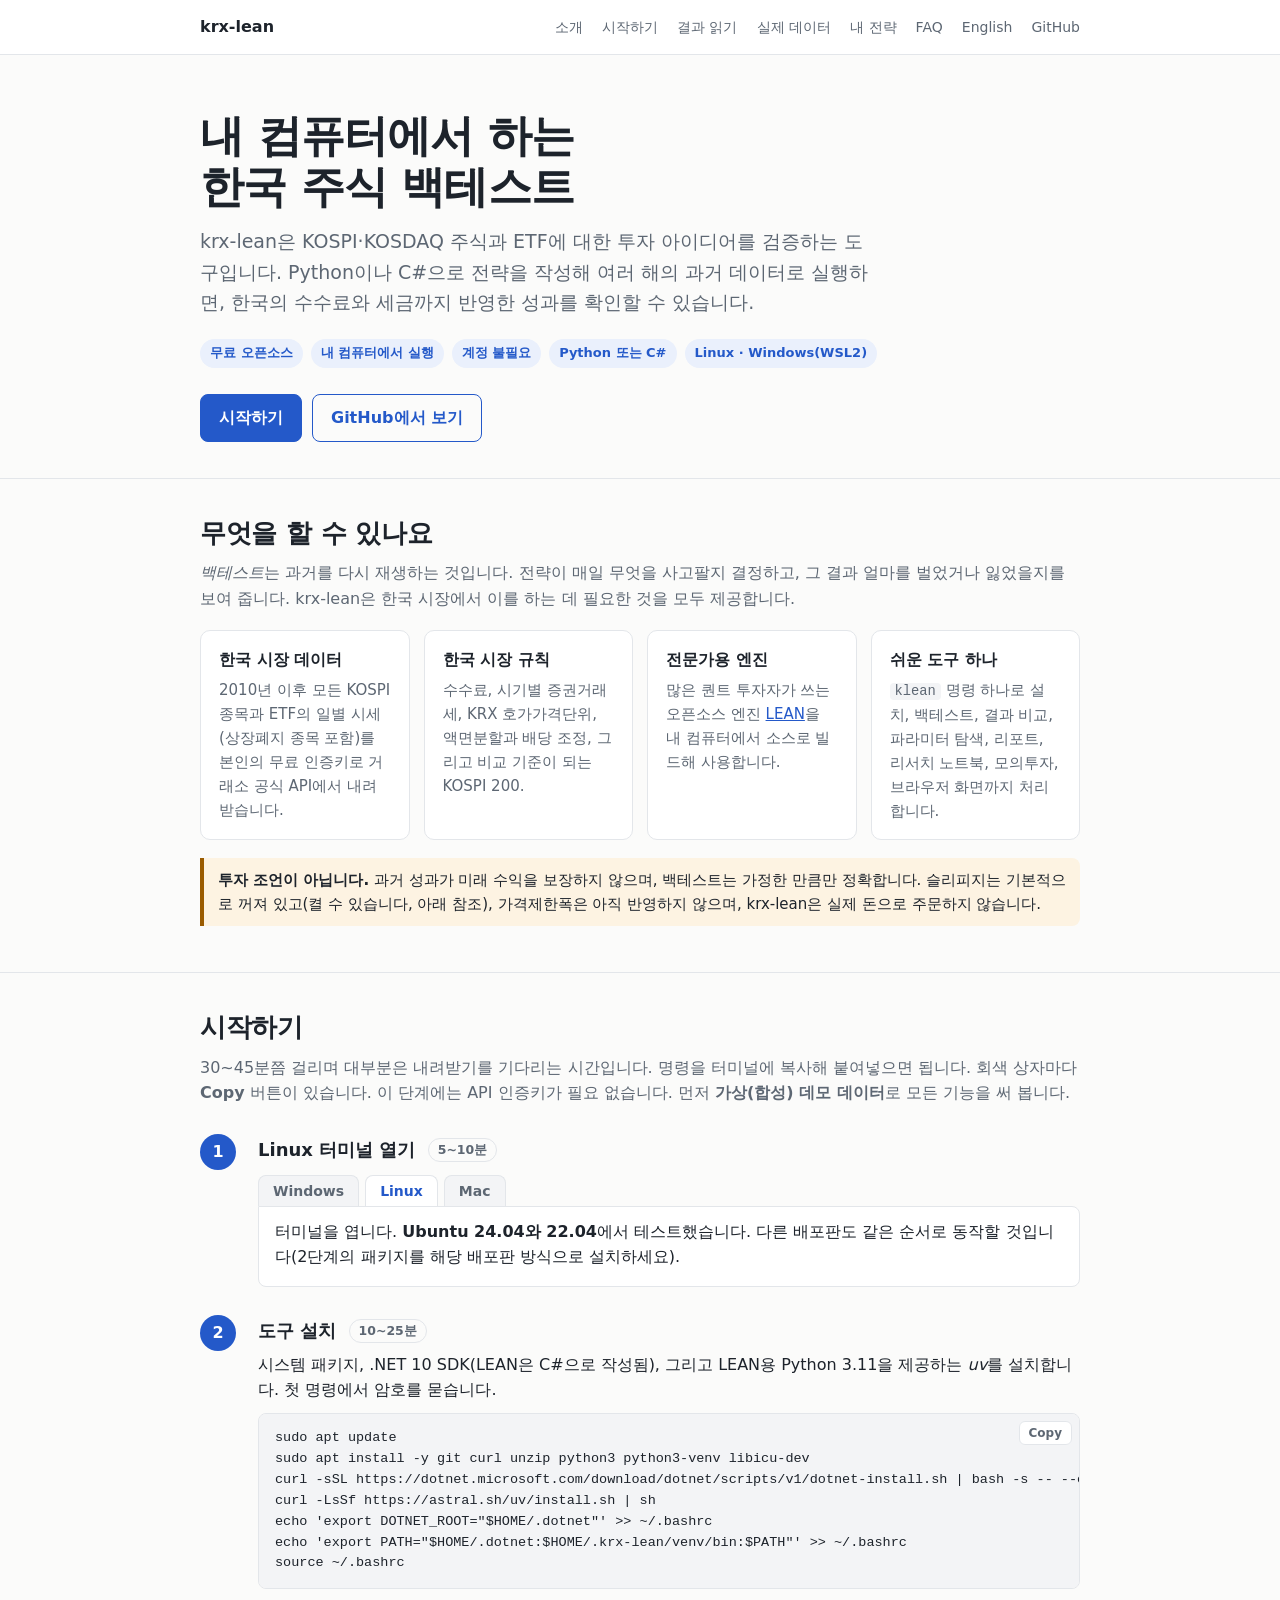
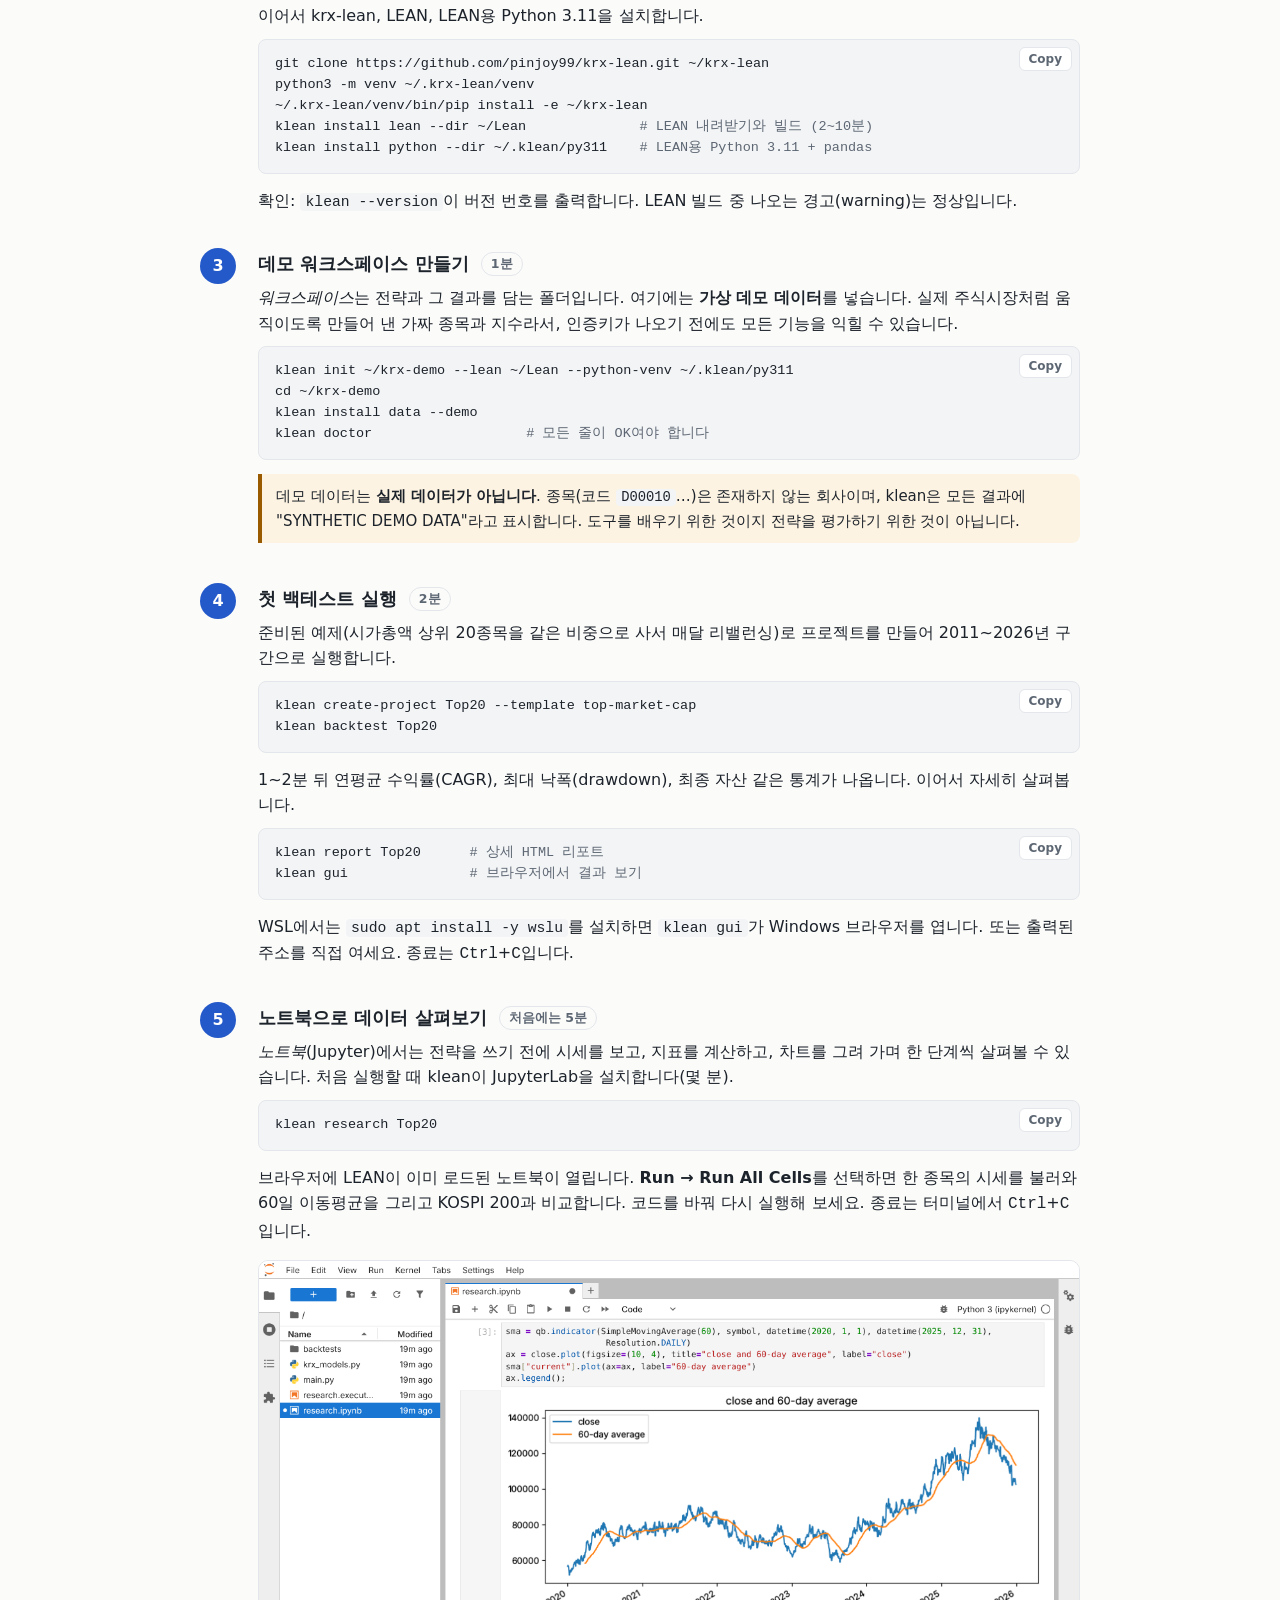
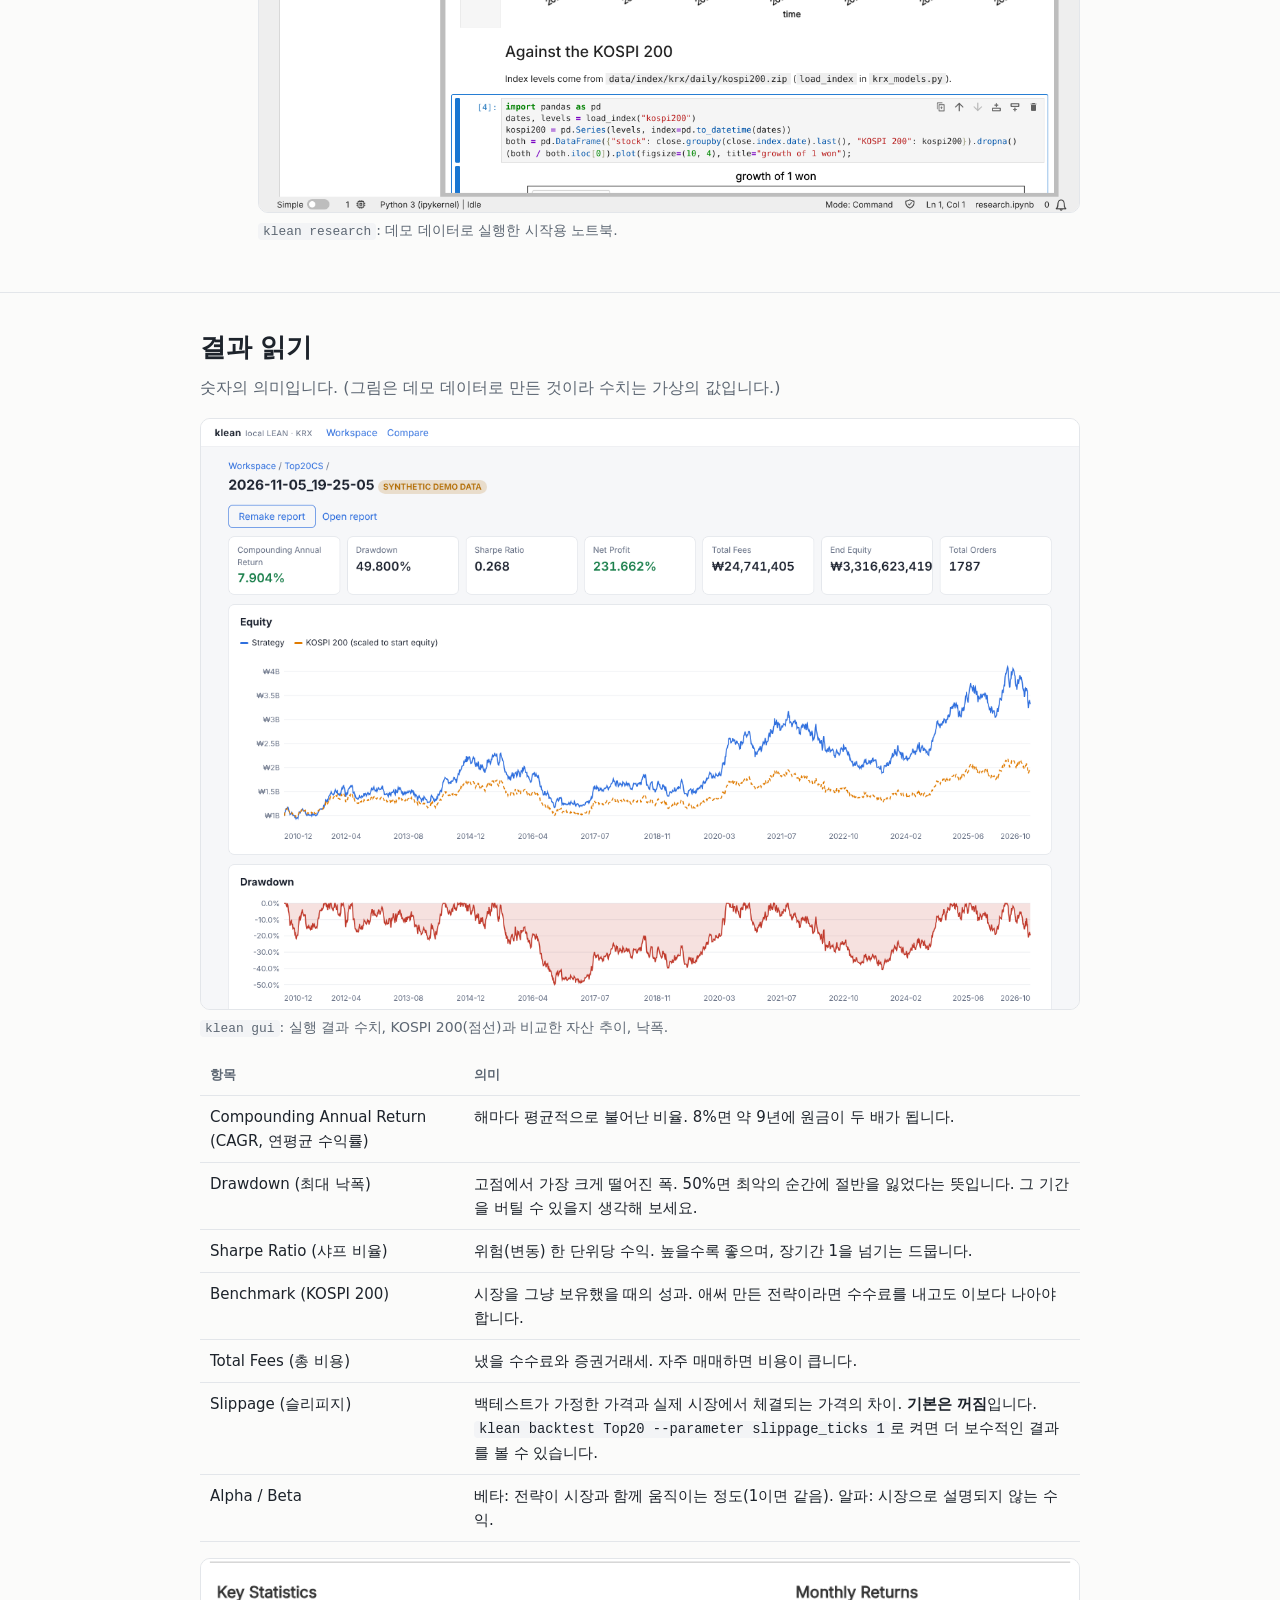
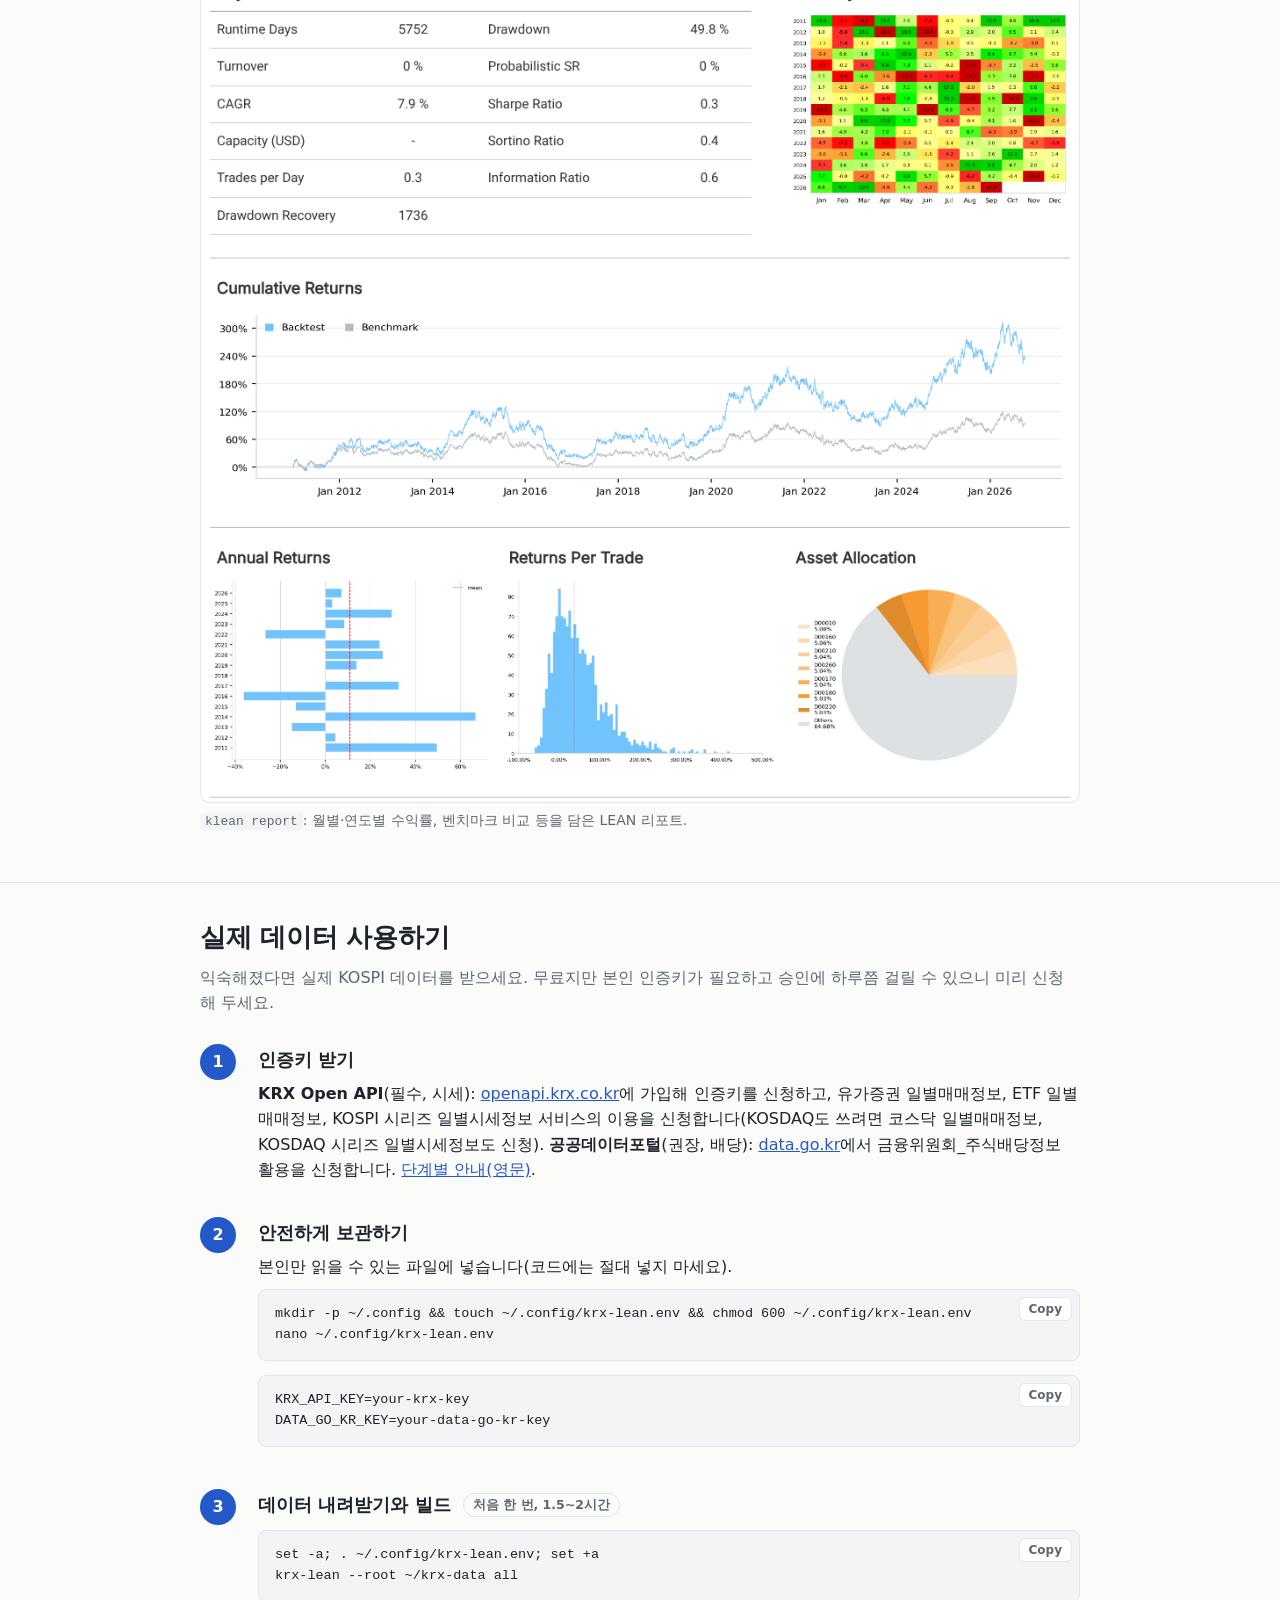
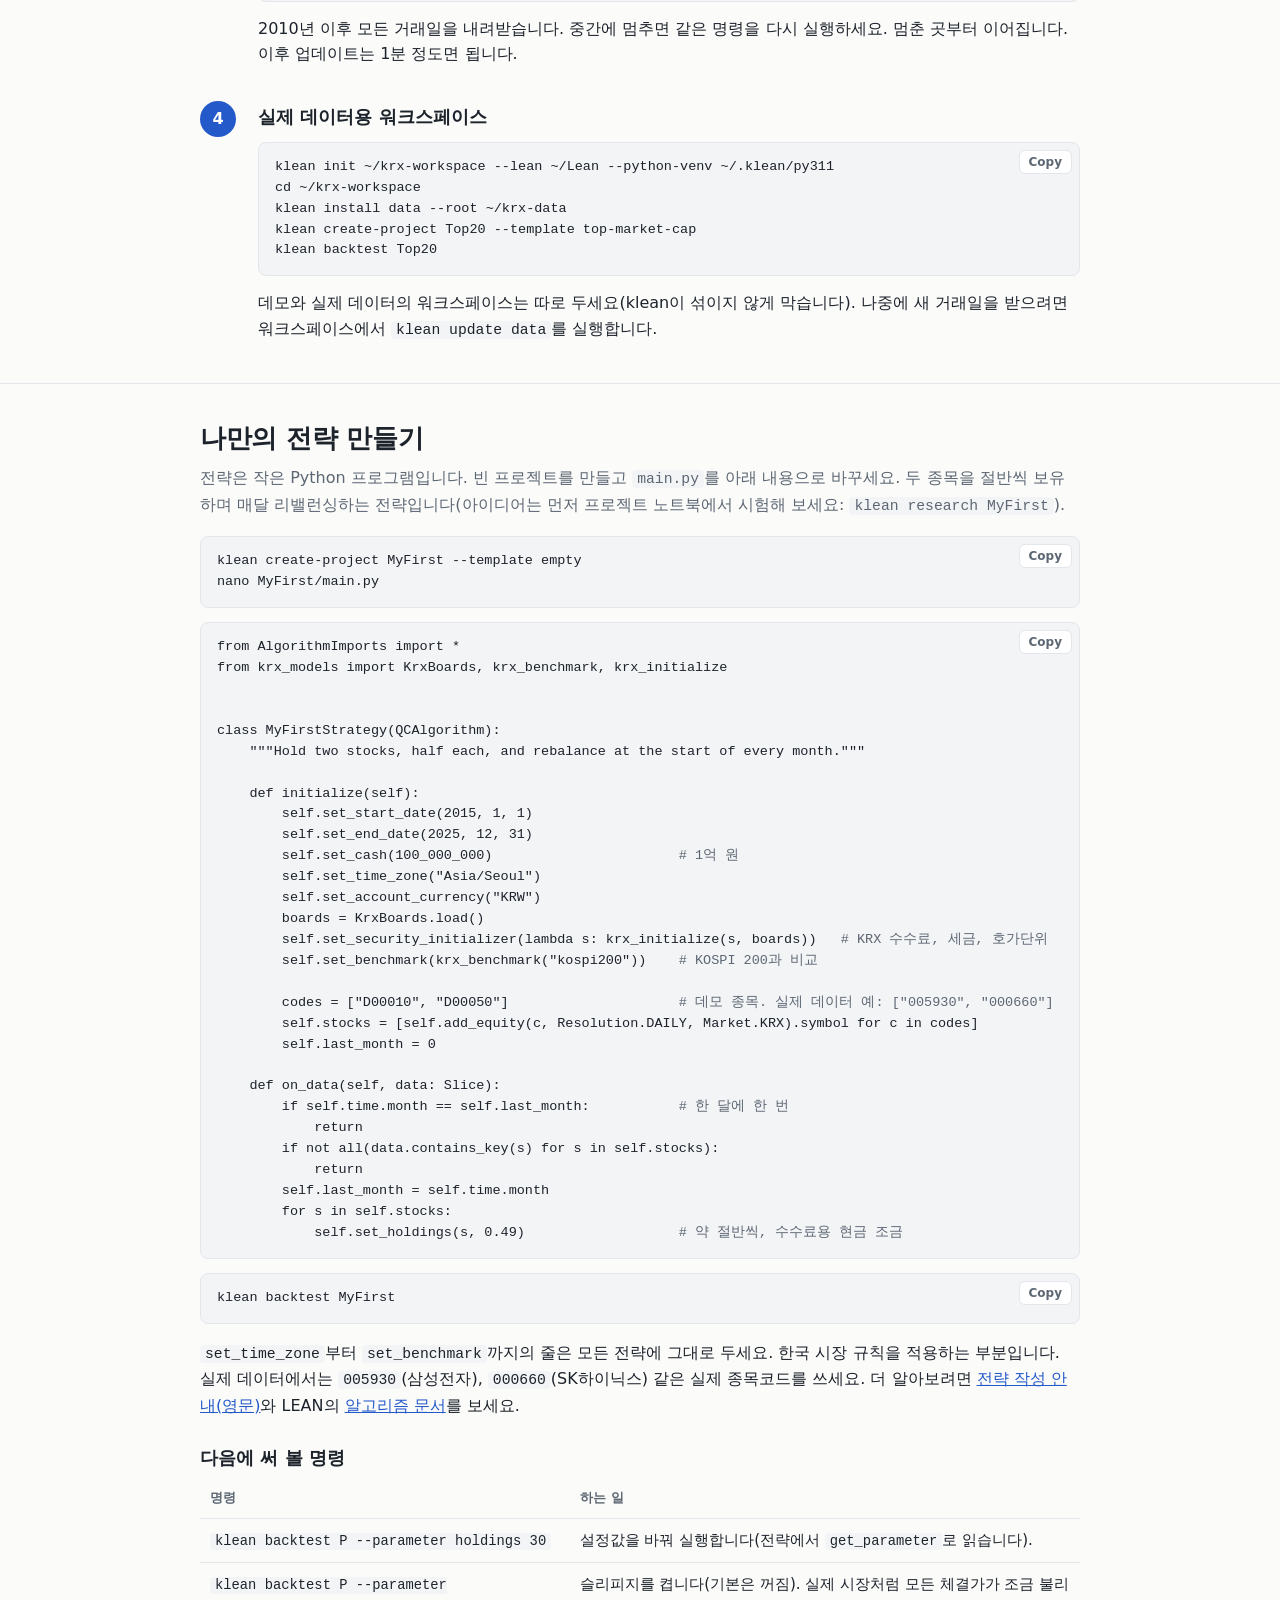
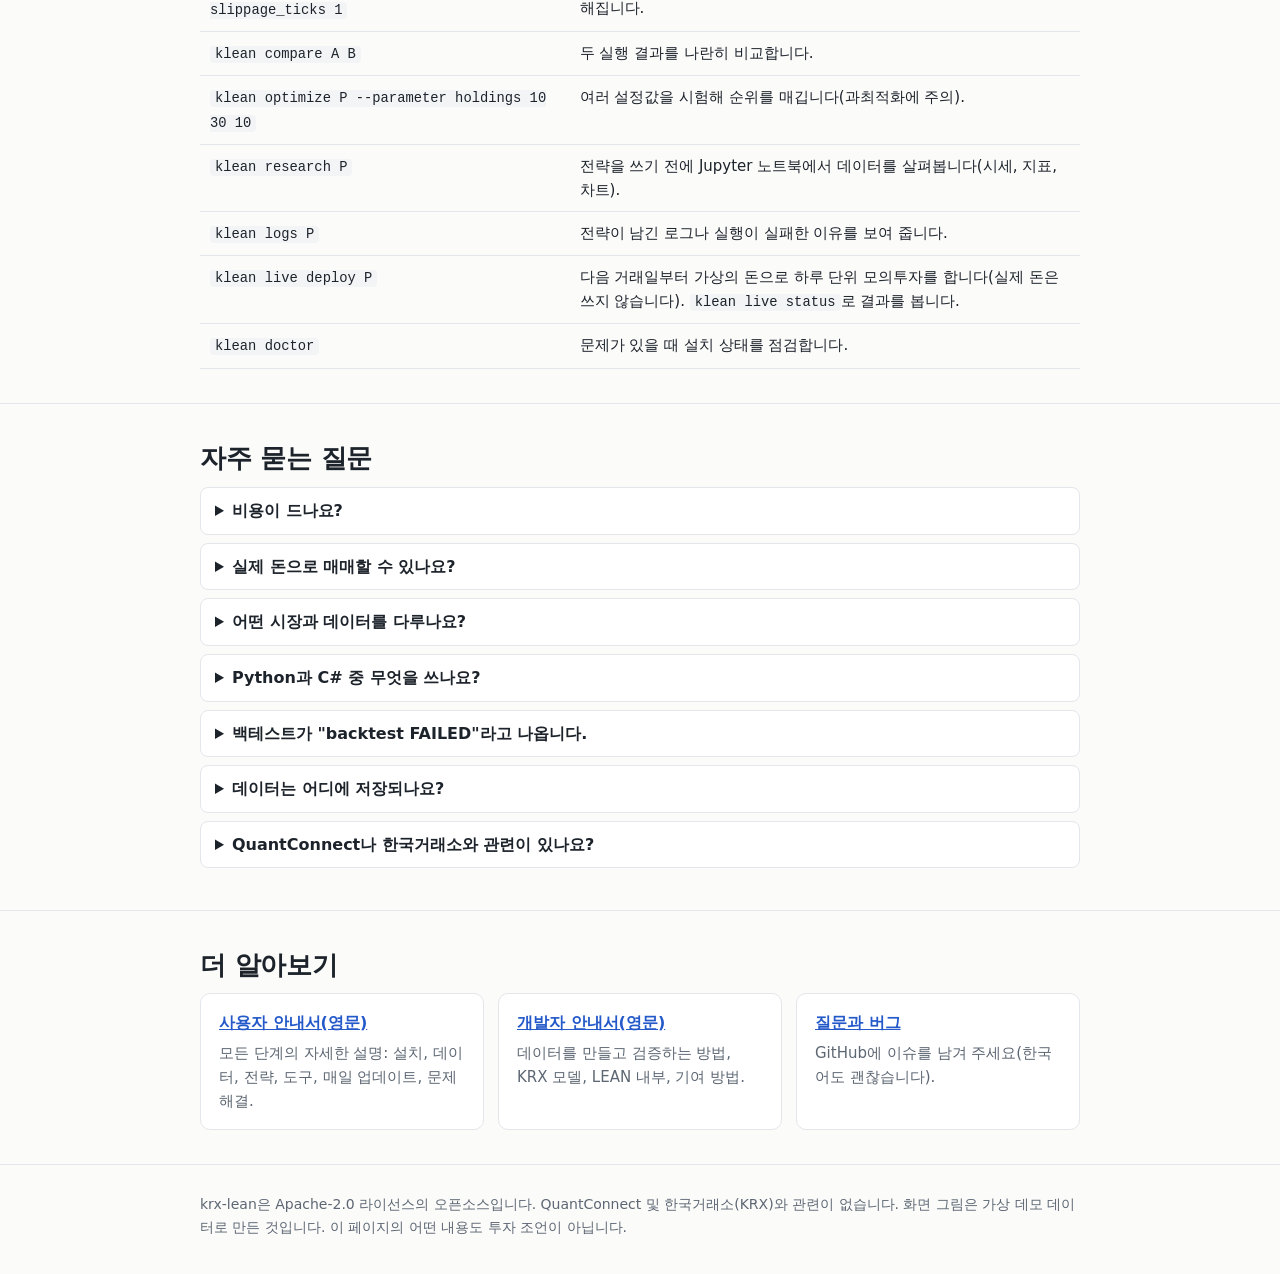
<file: docs/ko/index.html>
<!doctype html>
<html lang="ko">
<head>
<meta charset="utf-8">
<meta name="viewport" content="width=device-width, initial-scale=1">
<title>krx-lean · 내 컴퓨터에서 하는 한국 주식 백테스트</title>
<link rel="icon" href="data:image/svg+xml,%3Csvg xmlns='http://www.w3.org/2000/svg' viewBox='0 0 32 32'%3E%3Crect width='32' height='32' rx='7' fill='%232459c9'/%3E%3Cpath d='M7 22l6-7 5 4 7-9' stroke='white' stroke-width='3' fill='none' stroke-linecap='round' stroke-linejoin='round'/%3E%3C/svg%3E">
<meta name="description" content="krx-lean 초보자 안내: 오픈소스 LEAN 엔진으로 KOSPI·KOSDAQ 주식과 ETF 전략을 Python 또는 C#으로, 내 컴퓨터에서 무료로 백테스트합니다.">
<style>
:root {
  --bg: #fbfbfa; --panel: #ffffff; --ink: #1d232b; --muted: #5d6773; --line: #e3e6ea;
  --accent: #2459c9; --accent-soft: #eaf0fc; --code-bg: #f3f4f6; --warn: #9a5b00; --warn-soft: #fdf3e2;
  --good: #1a7f4b; --radius: 10px;
  --mono: ui-monospace, SFMono-Regular, Menlo, Consolas, "Liberation Mono", monospace;
}
@media (prefers-color-scheme: dark) {
  :root {
    --bg: #14171b; --panel: #1b1f24; --ink: #e6e9ed; --muted: #a0a9b4; --line: #2c323a;
    --accent: #7aa2ff; --accent-soft: #1e2a42; --code-bg: #20252c; --warn: #f0b350; --warn-soft: #2e2618;
    --good: #4cc38a;
  }
}
* { box-sizing: border-box; }
html { scroll-behavior: smooth; }
body { margin: 0; background: var(--bg); color: var(--ink);
  font: 16px/1.6 system-ui, -apple-system, "Segoe UI", Roboto, "Noto Sans KR", sans-serif; }
a { color: var(--accent); }
.wrap { max-width: 920px; margin: 0 auto; padding: 0 20px; }
header.top { border-bottom: 1px solid var(--line); background: var(--panel); position: sticky; top: 0; z-index: 5; }
header.top .wrap { display: flex; align-items: center; gap: 18px; height: 54px; overflow-x: auto; white-space: nowrap; }
header.top .brand { font-weight: 700; margin-right: auto; text-decoration: none; color: var(--ink); }
header.top nav a { color: var(--muted); text-decoration: none; font-size: 14px; margin-left: 14px; }
header.top nav a:hover { color: var(--accent); }
.hero { padding-top: 56px; padding-bottom: 36px; }
.hero h1 { font-size: clamp(30px, 5vw, 44px); line-height: 1.15; margin: 0 0 14px; letter-spacing: -0.02em; }
.hero p.lead { font-size: 19px; color: var(--muted); max-width: 680px; margin: 0 0 22px; }
.pills { display: flex; flex-wrap: wrap; gap: 8px; margin-bottom: 26px; }
.pill { font-size: 13px; padding: 4px 10px; border-radius: 999px; background: var(--accent-soft); color: var(--accent); font-weight: 600; }
.btns { display: flex; flex-wrap: wrap; gap: 10px; }
.btn { display: inline-block; padding: 10px 18px; border-radius: 8px; font-weight: 600; text-decoration: none; border: 1px solid var(--accent); }
.btn.primary { background: var(--accent); color: #fff; }
.btn.secondary { color: var(--accent); background: transparent; }
section { padding: 34px 0; border-top: 1px solid var(--line); }
section, .hero { scroll-margin-top: 60px; }
h2 { font-size: 26px; margin: 0 0 6px; letter-spacing: -0.01em; }
h3 { font-size: 18px; margin: 26px 0 6px; }
.sub { color: var(--muted); margin: 0 0 18px; }
.grid { display: grid; grid-template-columns: repeat(auto-fit, minmax(200px, 1fr)); gap: 14px; }
.card { background: var(--panel); border: 1px solid var(--line); border-radius: var(--radius); padding: 16px 18px; }
.card h3 { margin: 0 0 6px; font-size: 16px; }
.card p { margin: 0; color: var(--muted); font-size: 15px; }
.step { display: grid; grid-template-columns: 44px 1fr; gap: 14px; margin-top: 26px; }
.step .num { width: 36px; height: 36px; border-radius: 50%; background: var(--accent); color: #fff; font-weight: 700;
  display: grid; place-items: center; margin-top: 2px; }
.step > div { min-width: 0; }
.step h3 { margin: 4px 0 6px; }
.step p { margin: 6px 0; }
.code { position: relative; margin: 10px 0 14px; }
pre { margin: 0; background: var(--code-bg); border: 1px solid var(--line); border-radius: 8px; padding: 14px 16px;
  overflow-x: auto; font: 13.5px/1.55 var(--mono); }
code { font-family: var(--mono); font-size: 0.92em; background: var(--code-bg); padding: 1px 5px; border-radius: 4px; }
pre code { background: none; padding: 0; font-size: inherit; }
pre .c { color: var(--muted); }
.copy { position: absolute; top: 8px; right: 8px; font: 600 12px system-ui, sans-serif; padding: 4px 9px; border-radius: 6px;
  border: 1px solid var(--line); background: var(--panel); color: var(--muted); cursor: pointer; }
.copy:hover { color: var(--accent); border-color: var(--accent); }
.note { border-left: 4px solid var(--accent); background: var(--accent-soft); padding: 10px 14px; border-radius: 0 8px 8px 0; margin: 12px 0; font-size: 15px; }
.note.warn { border-color: var(--warn); background: var(--warn-soft); }
.time { display: inline-block; font-size: 12.5px; font-weight: 600; color: var(--muted); border: 1px solid var(--line);
  border-radius: 999px; padding: 1px 9px; margin-left: 6px; vertical-align: 2px; }
figure { margin: 16px 0; }
figure img { width: 100%; height: auto; border: 1px solid var(--line); border-radius: var(--radius); display: block; background: #fff; }
figcaption { color: var(--muted); font-size: 14px; margin-top: 6px; }
table { width: 100%; border-collapse: collapse; font-size: 15px; }
td code { overflow-wrap: anywhere; }
th, td { text-align: left; padding: 9px 10px; border-bottom: 1px solid var(--line); vertical-align: top; }
th { color: var(--muted); font-weight: 600; font-size: 13px; text-transform: uppercase; letter-spacing: 0.03em; }
details { background: var(--panel); border: 1px solid var(--line); border-radius: 8px; padding: 10px 14px; margin: 8px 0; }
details summary { cursor: pointer; font-weight: 600; }
details p { margin: 8px 0 2px; color: var(--muted); }
.tabs { display: flex; gap: 6px; margin: 10px 0 0; flex-wrap: wrap; }
.tabs button { font: 600 14px system-ui, sans-serif; padding: 7px 14px; border-radius: 8px 8px 0 0; border: 1px solid var(--line);
  border-bottom: none; background: var(--code-bg); color: var(--muted); cursor: pointer; }
.tabs button[aria-selected="true"] { background: var(--panel); color: var(--accent); }
.tabpanel { border: 1px solid var(--line); border-radius: 0 8px 8px 8px; background: var(--panel); padding: 6px 16px 10px; }
.tabpanel[hidden] { display: none; }
footer { border-top: 1px solid var(--line); padding: 28px 0 40px; color: var(--muted); font-size: 14px; }
@media (max-width: 560px) {
  .step { grid-template-columns: 1fr; gap: 4px; }
  header.top nav a { margin-left: 8px; }
}
</style>
</head>
<body>

<header class="top">
  <div class="wrap">
    <a class="brand" href="#">krx-lean</a>
    <nav>
      <a href="#what">소개</a>
      <a href="#start">시작하기</a>
      <a href="#results">결과 읽기</a>
      <a href="#real-data">실제 데이터</a>
      <a href="#strategy">내 전략</a>
      <a href="#faq">FAQ</a>
      <a href="../" lang="en">English</a>
      <a href="https://github.com/pinjoy99/krx-lean">GitHub</a>
    </nav>
  </div>
</header>

<main>
<div class="hero wrap">
  <h1>내 컴퓨터에서 하는<br>한국 주식 백테스트</h1>
  <p class="lead">krx-lean은 KOSPI·KOSDAQ 주식과 ETF에 대한 투자 아이디어를 검증하는 도구입니다. Python이나 C#으로 전략을
    작성해 여러 해의 과거 데이터로 실행하면, 한국의 수수료와 세금까지 반영한 성과를 확인할 수 있습니다.</p>
  <div class="pills">
    <span class="pill">무료 오픈소스</span>
    <span class="pill">내 컴퓨터에서 실행</span>
    <span class="pill">계정 불필요</span>
    <span class="pill">Python 또는 C#</span>
    <span class="pill">Linux · Windows(WSL2)</span>
  </div>
  <div class="btns">
    <a class="btn primary" href="#start">시작하기</a>
    <a class="btn secondary" href="https://github.com/pinjoy99/krx-lean">GitHub에서 보기</a>
  </div>
</div>

<section id="what">
  <div class="wrap">
    <h2>무엇을 할 수 있나요</h2>
    <p class="sub"><em>백테스트</em>는 과거를 다시 재생하는 것입니다. 전략이 매일 무엇을 사고팔지 결정하고, 그 결과
      얼마를 벌었거나 잃었을지를 보여 줍니다. krx-lean은 한국 시장에서 이를 하는 데 필요한 것을 모두 제공합니다.</p>
    <div class="grid">
      <div class="card"><h3>한국 시장 데이터</h3><p>2010년 이후 모든 KOSPI 종목과 ETF의 일별 시세(상장폐지 종목 포함)를
        본인의 무료 인증키로 거래소 공식 API에서 내려받습니다.</p></div>
      <div class="card"><h3>한국 시장 규칙</h3><p>수수료, 시기별 증권거래세, KRX 호가가격단위, 액면분할과 배당 조정,
        그리고 비교 기준이 되는 KOSPI 200.</p></div>
      <div class="card"><h3>전문가용 엔진</h3><p>많은 퀀트 투자자가 쓰는 오픈소스 엔진
        <a href="https://github.com/QuantConnect/Lean">LEAN</a>을 내 컴퓨터에서 소스로 빌드해 사용합니다.</p></div>
      <div class="card"><h3>쉬운 도구 하나</h3><p><code>klean</code> 명령 하나로 설치, 백테스트, 결과 비교, 파라미터 탐색,
        리포트, 리서치 노트북, 모의투자, 브라우저 화면까지 처리합니다.</p></div>
    </div>
    <div class="note warn" style="margin-top:18px"><strong>투자 조언이 아닙니다.</strong> 과거 성과가 미래 수익을
      보장하지 않으며, 백테스트는 가정한 만큼만 정확합니다. 슬리피지는 기본적으로 꺼져 있고(켤 수 있습니다, 아래 참조),
      가격제한폭은 아직 반영하지 않으며, krx-lean은 실제 돈으로 주문하지 않습니다.</div>
  </div>
</section>

<section id="start">
  <div class="wrap">
    <h2>시작하기</h2>
    <p class="sub">30~45분쯤 걸리며 대부분은 내려받기를 기다리는 시간입니다. 명령을 터미널에 복사해 붙여넣으면 됩니다.
      회색 상자마다 <strong>Copy</strong> 버튼이 있습니다. 이 단계에는 API 인증키가 필요 없습니다. 먼저
      <strong>가상(합성) 데모 데이터</strong>로 모든 기능을 써 봅니다.</p>

    <div class="step">
      <div class="num">1</div>
      <div>
        <h3>Linux 터미널 열기 <span class="time">5~10분</span></h3>
        <div class="tabs" role="tablist">
          <button role="tab" aria-selected="true" aria-controls="tab-win" id="b-win">Windows</button>
          <button role="tab" aria-selected="false" aria-controls="tab-linux" id="b-linux">Linux</button>
          <button role="tab" aria-selected="false" aria-controls="tab-mac" id="b-mac">Mac</button>
        </div>
        <div class="tabpanel" role="tabpanel" id="tab-win" aria-labelledby="b-win">
          <p>krx-lean은 Linux에서 실행됩니다. Windows 10/11은 <strong>WSL2</strong>로 Windows 안에서 Linux를 실행할 수
            있습니다. <em>PowerShell을 관리자 권한으로</em> 열고(시작 버튼 우클릭 → 터미널(관리자)) 다음을 실행하세요.</p>
          <div class="code"><pre><code>wsl --install -d Ubuntu-24.04</code></pre></div>
          <p>안내에 따라 다시 시작한 뒤 시작 메뉴에서 <strong>Ubuntu</strong>를 열어 사용자 이름과 암호를 정합니다. 이
            창이 아래 모든 단계에서 쓰는 터미널입니다. 파일은 Ubuntu의 홈 폴더(<code>~</code>)에 두세요.
            <code>/mnt/c</code> 아래는 훨씬 느립니다.</p>
        </div>
        <div class="tabpanel" role="tabpanel" id="tab-linux" aria-labelledby="b-linux" hidden>
          <p>터미널을 엽니다. <strong>Ubuntu 24.04와 22.04</strong>에서 테스트했습니다. 다른 배포판도 같은 순서로
            동작할 것입니다(2단계의 패키지를 해당 배포판 방식으로 설치하세요).</p>
        </div>
        <div class="tabpanel" role="tabpanel" id="tab-mac" aria-labelledby="b-mac" hidden>
          <p>Apple Silicon macOS는 <strong>실험적</strong>입니다. 자동 검사는 통과하지만 사람이 직접 따라 해 보지는
            않았습니다. 2단계 대신
            <a href="https://github.com/pinjoy99/krx-lean/blob/main/docs/user/1-install.md#macos">macOS 설치 순서(영문)</a>를
            따른 뒤 3단계부터 이어 가세요. 검증된 환경이 필요하면 Linux나 WSL2가 있는 Windows PC를 이용하세요.</p>
        </div>
      </div>
    </div>

    <div class="step">
      <div class="num">2</div>
      <div>
        <h3>도구 설치 <span class="time">10~25분</span></h3>
        <p>시스템 패키지, .NET 10 SDK(LEAN은 C#으로 작성됨), 그리고 LEAN용 Python 3.11을 제공하는 <em>uv</em>를
          설치합니다. 첫 명령에서 암호를 묻습니다.</p>
        <div class="code"><pre><code>sudo apt update
sudo apt install -y git curl unzip python3 python3-venv libicu-dev
curl -sSL https://dotnet.microsoft.com/download/dotnet/scripts/v1/dotnet-install.sh | bash -s -- --channel 10.0
curl -LsSf https://astral.sh/uv/install.sh | sh
echo 'export DOTNET_ROOT="$HOME/.dotnet"' &gt;&gt; ~/.bashrc
echo 'export PATH="$HOME/.dotnet:$HOME/.krx-lean/venv/bin:$PATH"' &gt;&gt; ~/.bashrc
source ~/.bashrc</code></pre></div>
        <p>이어서 krx-lean, LEAN, LEAN용 Python 3.11을 설치합니다.</p>
        <div class="code"><pre><code>git clone https://github.com/pinjoy99/krx-lean.git ~/krx-lean
python3 -m venv ~/.krx-lean/venv
~/.krx-lean/venv/bin/pip install -e ~/krx-lean
klean install lean --dir ~/Lean              <span class="c"># LEAN 내려받기와 빌드 (2~10분)</span>
klean install python --dir ~/.klean/py311    <span class="c"># LEAN용 Python 3.11 + pandas</span></code></pre></div>
        <p>확인: <code>klean --version</code>이 버전 번호를 출력합니다. LEAN 빌드 중 나오는 경고(warning)는 정상입니다.</p>
      </div>
    </div>

    <div class="step">
      <div class="num">3</div>
      <div>
        <h3>데모 워크스페이스 만들기 <span class="time">1분</span></h3>
        <p><em>워크스페이스</em>는 전략과 그 결과를 담는 폴더입니다. 여기에는 <strong>가상 데모 데이터</strong>를
          넣습니다. 실제 주식시장처럼 움직이도록 만들어 낸 가짜 종목과 지수라서, 인증키가 나오기 전에도 모든 기능을
          익힐 수 있습니다.</p>
        <div class="code"><pre><code>klean init ~/krx-demo --lean ~/Lean --python-venv ~/.klean/py311
cd ~/krx-demo
klean install data --demo
klean doctor                   <span class="c"># 모든 줄이 OK여야 합니다</span></code></pre></div>
        <div class="note warn">데모 데이터는 <strong>실제 데이터가 아닙니다</strong>. 종목(코드 <code>D00010</code>…)은
          존재하지 않는 회사이며, klean은 모든 결과에 "SYNTHETIC DEMO DATA"라고 표시합니다. 도구를 배우기 위한
          것이지 전략을 평가하기 위한 것이 아닙니다.</div>
      </div>
    </div>

    <div class="step">
      <div class="num">4</div>
      <div>
        <h3>첫 백테스트 실행 <span class="time">2분</span></h3>
        <p>준비된 예제(시가총액 상위 20종목을 같은 비중으로 사서 매달 리밸런싱)로 프로젝트를 만들어 2011~2026년
          구간으로 실행합니다.</p>
        <div class="code"><pre><code>klean create-project Top20 --template top-market-cap
klean backtest Top20</code></pre></div>
        <p>1~2분 뒤 연평균 수익률(CAGR), 최대 낙폭(drawdown), 최종 자산 같은 통계가 나옵니다. 이어서 자세히 살펴봅니다.</p>
        <div class="code"><pre><code>klean report Top20      <span class="c"># 상세 HTML 리포트</span>
klean gui               <span class="c"># 브라우저에서 결과 보기</span></code></pre></div>
        <p>WSL에서는 <code>sudo apt install -y wslu</code>를 설치하면 <code>klean gui</code>가 Windows 브라우저를 엽니다.
          또는 출력된 주소를 직접 여세요. 종료는 <kbd>Ctrl</kbd>+<kbd>C</kbd>입니다.</p>
      </div>
    </div>

    <div class="step">
      <div class="num">5</div>
      <div>
        <h3>노트북으로 데이터 살펴보기 <span class="time">처음에는 5분</span></h3>
        <p><em>노트북</em>(Jupyter)에서는 전략을 쓰기 전에 시세를 보고, 지표를 계산하고, 차트를 그려 가며 한 단계씩
          살펴볼 수 있습니다. 처음 실행할 때 klean이 JupyterLab을 설치합니다(몇 분).</p>
        <div class="code"><pre><code>klean research Top20</code></pre></div>
        <p>브라우저에 LEAN이 이미 로드된 노트북이 열립니다. <strong>Run → Run All Cells</strong>를 선택하면 한 종목의
          시세를 불러와 60일 이동평균을 그리고 KOSPI 200과 비교합니다. 코드를 바꿔 다시 실행해 보세요. 종료는
          터미널에서 <kbd>Ctrl</kbd>+<kbd>C</kbd>입니다.</p>
        <figure>
          <img src="../assets/research.png" width="1280" height="860" loading="lazy"
               alt="시작용 리서치 노트북이 열린 JupyterLab: 한 종목의 일별 시세와 60일 이동평균을 불러오는 코드와 그 차트">
          <figcaption><code>klean research</code>: 데모 데이터로 실행한 시작용 노트북.</figcaption>
        </figure>
      </div>
    </div>
  </div>
</section>

<section id="results">
  <div class="wrap">
    <h2>결과 읽기</h2>
    <p class="sub">숫자의 의미입니다. (그림은 데모 데이터로 만든 것이라 수치는 가상의 값입니다.)</p>
    <figure>
      <img src="../assets/gui-run.png" width="1280" height="860" loading="lazy"
           alt="klean의 브라우저 화면: 요약 수치, KOSPI 200과 비교한 전략의 자산 곡선, 낙폭 차트">
      <figcaption><code>klean gui</code>: 실행 결과 수치, KOSPI 200(점선)과 비교한 자산 추이, 낙폭.</figcaption>
    </figure>
    <table>
      <tr><th style="width:30%">항목</th><th>의미</th></tr>
      <tr><td>Compounding Annual Return (CAGR, 연평균 수익률)</td><td>해마다 평균적으로 불어난 비율. 8%면 약 9년에 원금이 두 배가 됩니다.</td></tr>
      <tr><td>Drawdown (최대 낙폭)</td><td>고점에서 가장 크게 떨어진 폭. 50%면 최악의 순간에 절반을 잃었다는 뜻입니다. 그 기간을 버틸 수 있을지 생각해 보세요.</td></tr>
      <tr><td>Sharpe Ratio (샤프 비율)</td><td>위험(변동) 한 단위당 수익. 높을수록 좋으며, 장기간 1을 넘기는 드뭅니다.</td></tr>
      <tr><td>Benchmark (KOSPI 200)</td><td>시장을 그냥 보유했을 때의 성과. 애써 만든 전략이라면 수수료를 내고도 이보다 나아야 합니다.</td></tr>
      <tr><td>Total Fees (총 비용)</td><td>냈을 수수료와 증권거래세. 자주 매매하면 비용이 큽니다.</td></tr>
      <tr><td>Slippage (슬리피지)</td><td>백테스트가 가정한 가격과 실제 시장에서 체결되는 가격의 차이. <strong>기본은 꺼짐</strong>입니다. <code>klean backtest Top20 --parameter slippage_ticks 1</code>로 켜면 더 보수적인 결과를 볼 수 있습니다.</td></tr>
      <tr><td>Alpha / Beta</td><td>베타: 전략이 시장과 함께 움직이는 정도(1이면 같음). 알파: 시장으로 설명되지 않는 수익.</td></tr>
    </table>
    <figure>
      <img src="../assets/report.png" width="1000" height="960" loading="lazy"
           alt="LEAN 전략 리포트의 한 쪽: 주요 통계, 월별 수익률 히트맵, 벤치마크 대비 누적 수익률, 연도별 수익률, 거래별 수익률, 자산 배분">
      <figcaption><code>klean report</code>: 월별·연도별 수익률, 벤치마크 비교 등을 담은 LEAN 리포트.</figcaption>
    </figure>
  </div>
</section>

<section id="real-data">
  <div class="wrap">
    <h2>실제 데이터 사용하기</h2>
    <p class="sub">익숙해졌다면 실제 KOSPI 데이터를 받으세요. 무료지만 본인 인증키가 필요하고 승인에 하루쯤 걸릴 수
      있으니 미리 신청해 두세요.</p>

    <div class="step">
      <div class="num">1</div>
      <div>
        <h3>인증키 받기</h3>
        <p><strong>KRX Open API</strong>(필수, 시세): <a href="https://openapi.krx.co.kr/">openapi.krx.co.kr</a>에
          가입해 인증키를 신청하고, 유가증권 일별매매정보, ETF 일별매매정보, KOSPI 시리즈 일별시세정보 서비스의
          이용을 신청합니다(KOSDAQ도 쓰려면 코스닥 일별매매정보, KOSDAQ 시리즈 일별시세정보도 신청).
          <strong>공공데이터포털</strong>(권장, 배당): <a href="https://www.data.go.kr/data/15043284/openapi.do">data.go.kr</a>에서
          금융위원회_주식배당정보 활용을 신청합니다.
          <a href="https://github.com/pinjoy99/krx-lean/blob/main/docs/user/2-data.md">단계별 안내(영문)</a>.</p>
      </div>
    </div>
    <div class="step">
      <div class="num">2</div>
      <div>
        <h3>안전하게 보관하기</h3>
        <p>본인만 읽을 수 있는 파일에 넣습니다(코드에는 절대 넣지 마세요).</p>
        <div class="code"><pre><code>mkdir -p ~/.config &amp;&amp; touch ~/.config/krx-lean.env &amp;&amp; chmod 600 ~/.config/krx-lean.env
nano ~/.config/krx-lean.env</code></pre></div>
        <div class="code"><pre><code>KRX_API_KEY=your-krx-key
DATA_GO_KR_KEY=your-data-go-kr-key</code></pre></div>
      </div>
    </div>
    <div class="step">
      <div class="num">3</div>
      <div>
        <h3>데이터 내려받기와 빌드 <span class="time">처음 한 번, 1.5~2시간</span></h3>
        <div class="code"><pre><code>set -a; . ~/.config/krx-lean.env; set +a
krx-lean --root ~/krx-data all</code></pre></div>
        <p>2010년 이후 모든 거래일을 내려받습니다. 중간에 멈추면 같은 명령을 다시 실행하세요. 멈춘 곳부터 이어집니다.
          이후 업데이트는 1분 정도면 됩니다.</p>
      </div>
    </div>
    <div class="step">
      <div class="num">4</div>
      <div>
        <h3>실제 데이터용 워크스페이스</h3>
        <div class="code"><pre><code>klean init ~/krx-workspace --lean ~/Lean --python-venv ~/.klean/py311
cd ~/krx-workspace
klean install data --root ~/krx-data
klean create-project Top20 --template top-market-cap
klean backtest Top20</code></pre></div>
        <p>데모와 실제 데이터의 워크스페이스는 따로 두세요(klean이 섞이지 않게 막습니다). 나중에 새 거래일을
          받으려면 워크스페이스에서 <code>klean update data</code>를 실행합니다.</p>
      </div>
    </div>
  </div>
</section>

<section id="strategy">
  <div class="wrap">
    <h2>나만의 전략 만들기</h2>
    <p class="sub">전략은 작은 Python 프로그램입니다. 빈 프로젝트를 만들고 <code>main.py</code>를 아래 내용으로
      바꾸세요. 두 종목을 절반씩 보유하며 매달 리밸런싱하는 전략입니다(아이디어는 먼저 프로젝트 노트북에서 시험해
      보세요: <code>klean research MyFirst</code>).</p>
    <div class="code"><pre><code>klean create-project MyFirst --template empty
nano MyFirst/main.py</code></pre></div>
    <div class="code"><pre><code>from AlgorithmImports import *
from krx_models import KrxBoards, krx_benchmark, krx_initialize


class MyFirstStrategy(QCAlgorithm):
    """Hold two stocks, half each, and rebalance at the start of every month."""

    def initialize(self):
        self.set_start_date(2015, 1, 1)
        self.set_end_date(2025, 12, 31)
        self.set_cash(100_000_000)                       <span class="c"># 1억 원</span>
        self.set_time_zone("Asia/Seoul")
        self.set_account_currency("KRW")
        boards = KrxBoards.load()
        self.set_security_initializer(lambda s: krx_initialize(s, boards))   <span class="c"># KRX 수수료, 세금, 호가단위</span>
        self.set_benchmark(krx_benchmark("kospi200"))    <span class="c"># KOSPI 200과 비교</span>

        codes = ["D00010", "D00050"]                     <span class="c"># 데모 종목. 실제 데이터 예: ["005930", "000660"]</span>
        self.stocks = [self.add_equity(c, Resolution.DAILY, Market.KRX).symbol for c in codes]
        self.last_month = 0

    def on_data(self, data: Slice):
        if self.time.month == self.last_month:           <span class="c"># 한 달에 한 번</span>
            return
        if not all(data.contains_key(s) for s in self.stocks):
            return
        self.last_month = self.time.month
        for s in self.stocks:
            self.set_holdings(s, 0.49)                   <span class="c"># 약 절반씩, 수수료용 현금 조금</span></code></pre></div>
    <div class="code"><pre><code>klean backtest MyFirst</code></pre></div>
    <p><code>set_time_zone</code>부터 <code>set_benchmark</code>까지의 줄은 모든 전략에 그대로 두세요. 한국 시장 규칙을
      적용하는 부분입니다. 실제 데이터에서는 <code>005930</code>(삼성전자), <code>000660</code>(SK하이닉스) 같은 실제
      종목코드를 쓰세요. 더 알아보려면
      <a href="https://github.com/pinjoy99/krx-lean/blob/main/docs/user/4-strategies.md">전략 작성 안내(영문)</a>와
      LEAN의 <a href="https://www.quantconnect.com/docs/v2/writing-algorithms">알고리즘 문서</a>를 보세요.</p>

    <h3>다음에 써 볼 명령</h3>
    <table>
      <tr><th style="width:42%">명령</th><th>하는 일</th></tr>
      <tr><td><code>klean backtest P --parameter holdings 30</code></td><td>설정값을 바꿔 실행합니다(전략에서 <code>get_parameter</code>로 읽습니다).</td></tr>
      <tr><td><code>klean backtest P --parameter slippage_ticks 1</code></td><td>슬리피지를 켭니다(기본은 꺼짐). 실제 시장처럼 모든 체결가가 조금 불리해집니다.</td></tr>
      <tr><td><code>klean compare A B</code></td><td>두 실행 결과를 나란히 비교합니다.</td></tr>
      <tr><td><code>klean optimize P --parameter holdings 10 30 10</code></td><td>여러 설정값을 시험해 순위를 매깁니다(과최적화에 주의).</td></tr>
      <tr><td><code>klean research P</code></td><td>전략을 쓰기 전에 Jupyter 노트북에서 데이터를 살펴봅니다(시세, 지표, 차트).</td></tr>
      <tr><td><code>klean logs P</code></td><td>전략이 남긴 로그나 실행이 실패한 이유를 보여 줍니다.</td></tr>
      <tr><td><code>klean live deploy P</code></td><td>다음 거래일부터 가상의 돈으로 하루 단위 모의투자를 합니다(실제 돈은 쓰지 않습니다). <code>klean live status</code>로 결과를 봅니다.</td></tr>
      <tr><td><code>klean doctor</code></td><td>문제가 있을 때 설치 상태를 점검합니다.</td></tr>
    </table>
  </div>
</section>

<section id="faq">
  <div class="wrap">
    <h2>자주 묻는 질문</h2>
    <details><summary>비용이 드나요?</summary>
      <p>아니요. krx-lean, LEAN, 데이터 API 모두 무료입니다. QuantConnect 계정이나 구독도 필요 없습니다.</p></details>
    <details><summary>실제 돈으로 매매할 수 있나요?</summary>
      <p>아니요. krx-lean은 연구와 모의투자 전용입니다. 과거 데이터로 검증한 전략은 <code>klean live deploy</code>로
        하루 단위 모의투자를 할 수 있습니다. klean의 자체 모의 브로커나 한국투자증권 모의투자 계좌에서 가상의 돈으로만
        거래하며, 실제 돈으로는 주문하지 않습니다.</p></details>
    <details><summary>어떤 시장과 데이터를 다루나요?</summary>
      <p>KOSPI 주식, ETF, KOSDAQ 주식(KOSDAQ은 KRX 인증키에 서비스 세 가지를 추가로 승인받아야 합니다)의 2010년 이후 일별 시세입니다. KONEX와 장중(분 단위) 데이터는 아직 다루지 않습니다.</p></details>
    <details><summary>Python과 C# 중 무엇을 쓰나요?</summary>
      <p>어느 쪽이든 결과는 같습니다. Python이 시작하기 쉽고, C#은 몇 배 빨라서 긴 기간의 테스트나 최적화에 유리합니다.</p></details>
    <details><summary>백테스트가 "backtest FAILED"라고 나옵니다.</summary>
      <p>klean이 바로 아래에 전략에서 난 오류를 줄 번호와 함께 보여 줍니다. 그 줄을 고쳐 다시 실행하세요.
        <code>klean logs PROJECT --console</code>은 LEAN의 전체 출력을 보여 주며,
        <a href="https://github.com/pinjoy99/krx-lean/blob/main/docs/user/7-troubleshooting.md">문제 해결 안내(영문)</a>에
        자주 나오는 메시지가 정리되어 있습니다.</p></details>
    <details><summary>데이터는 어디에 저장되나요?</summary>
      <p>내 컴퓨터에만 저장됩니다. 내려받은 데이터는 <code>~/krx-data</code>에, 전략과 결과는 워크스페이스에 있습니다.
        내려받은 데이터는 각 제공처의 이용약관을 따르므로 공유하거나 공개하지 마세요.</p></details>
    <details><summary>QuantConnect나 한국거래소와 관련이 있나요?</summary>
      <p>아니요. krx-lean은 LEAN(Apache-2.0)을 수정 없이 사용하는 독립적인 오픈소스 프로젝트입니다.</p></details>
  </div>
</section>

<section id="more">
  <div class="wrap">
    <h2>더 알아보기</h2>
    <div class="grid">
      <div class="card"><h3><a href="https://github.com/pinjoy99/krx-lean/tree/main/docs/user">사용자 안내서(영문)</a></h3>
        <p>모든 단계의 자세한 설명: 설치, 데이터, 전략, 도구, 매일 업데이트, 문제 해결.</p></div>
      <div class="card"><h3><a href="https://github.com/pinjoy99/krx-lean/tree/main/docs/dev">개발자 안내서(영문)</a></h3>
        <p>데이터를 만들고 검증하는 방법, KRX 모델, LEAN 내부, 기여 방법.</p></div>
      <div class="card"><h3><a href="https://github.com/pinjoy99/krx-lean/issues">질문과 버그</a></h3>
        <p>GitHub에 이슈를 남겨 주세요(한국어도 괜찮습니다).</p></div>
    </div>
  </div>
</section>
</main>

<footer>
  <div class="wrap">
    krx-lean은 Apache-2.0 라이선스의 오픈소스입니다. QuantConnect 및 한국거래소(KRX)와 관련이 없습니다. 화면 그림은
    가상 데모 데이터로 만든 것입니다. 이 페이지의 어떤 내용도 투자 조언이 아닙니다.
  </div>
</footer>

<script>
// Copy buttons on code blocks
document.querySelectorAll(".code").forEach(box => {
  const btn = document.createElement("button");
  btn.className = "copy"; btn.type = "button"; btn.textContent = "Copy";
  btn.addEventListener("click", async () => {
    const text = box.querySelector("pre").innerText.replace(/\s+$/, "") + "\n";
    try { await navigator.clipboard.writeText(text); btn.textContent = "Copied"; }
    catch (e) { btn.textContent = "Select and copy"; }
    setTimeout(() => btn.textContent = "Copy", 1600);
  });
  box.appendChild(btn);
});
// Windows / Linux / Mac tabs
const tabs = [...document.querySelectorAll('[role="tab"]')];
tabs.forEach(tab => tab.addEventListener("click", () => {
  tabs.forEach(t => {
    const on = t === tab;
    t.setAttribute("aria-selected", on);
    document.getElementById(t.getAttribute("aria-controls")).hidden = !on;
  });
}));
if (/Linux/.test(navigator.userAgent) && !/Android/.test(navigator.userAgent)) tabs[1].click();
else if (/Mac/.test(navigator.platform || navigator.userAgent)) tabs[2].click();
</script>
</body>
</html>
</file>
